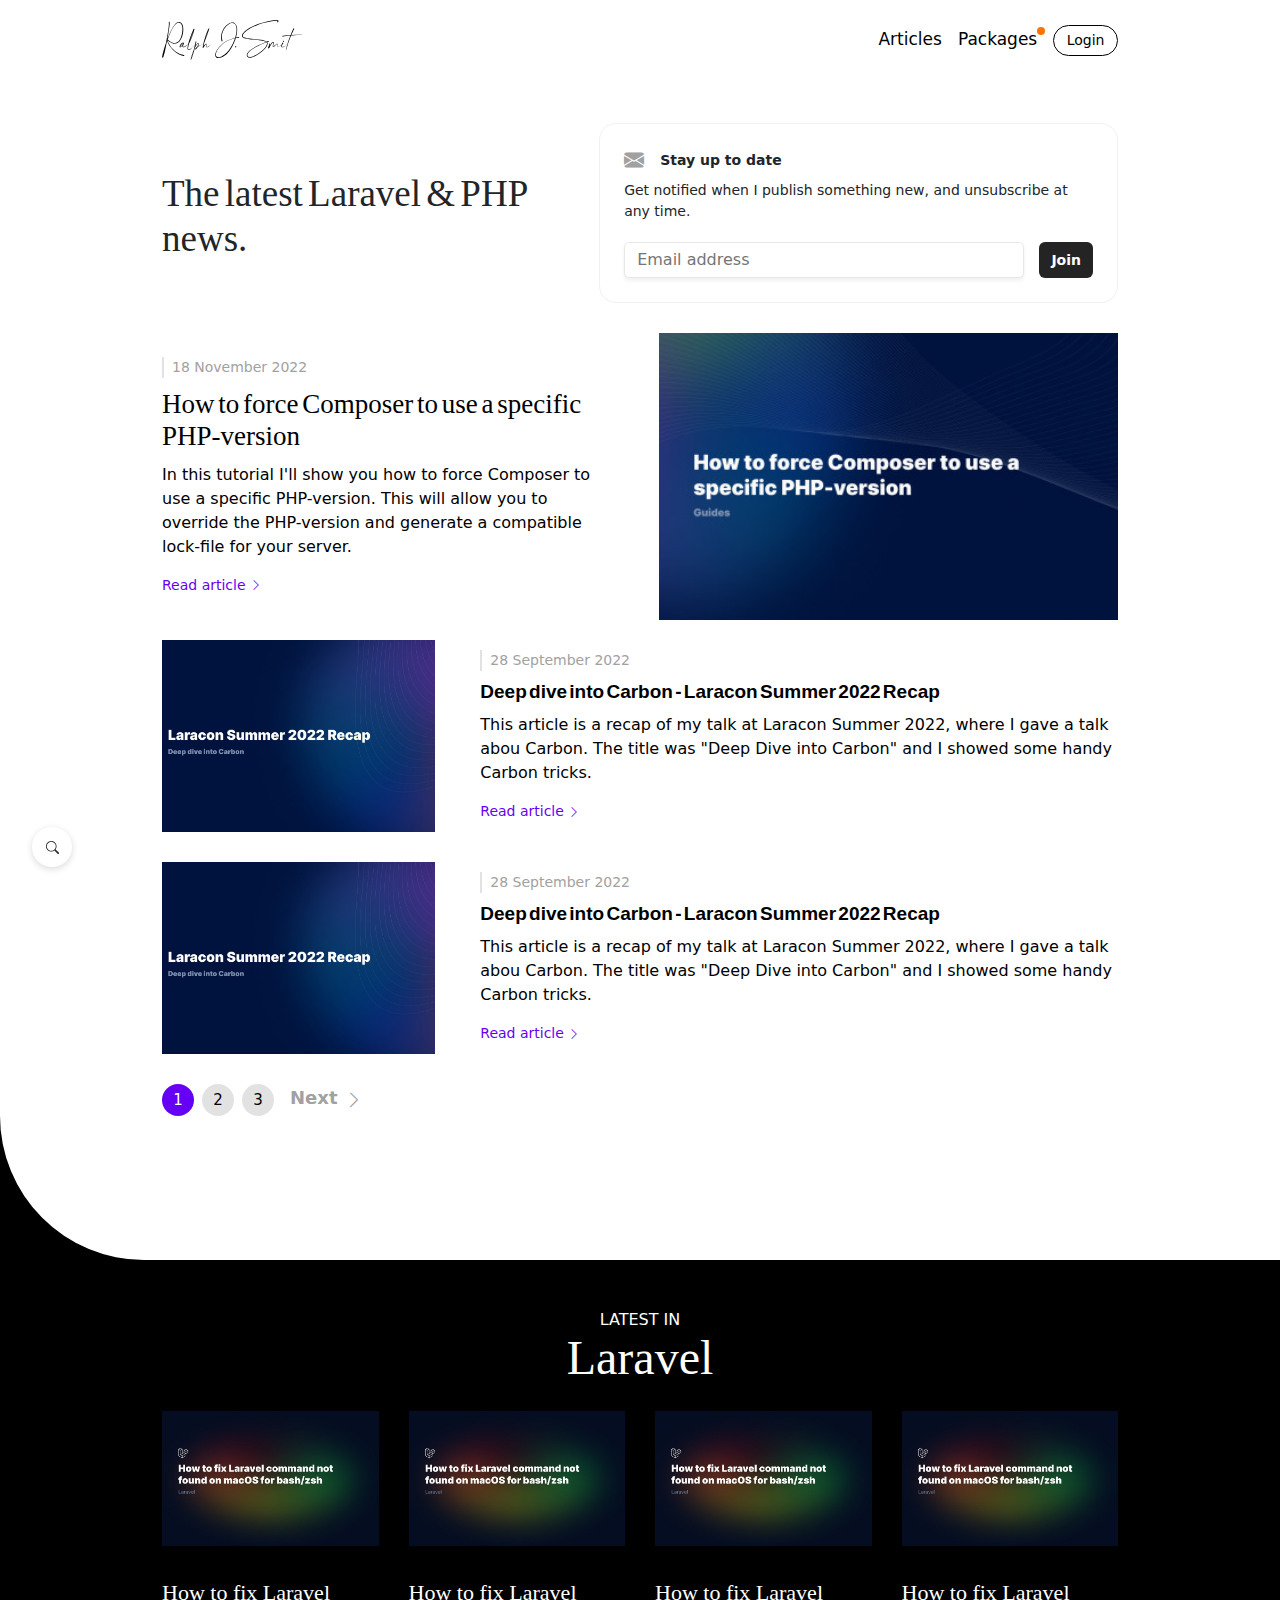
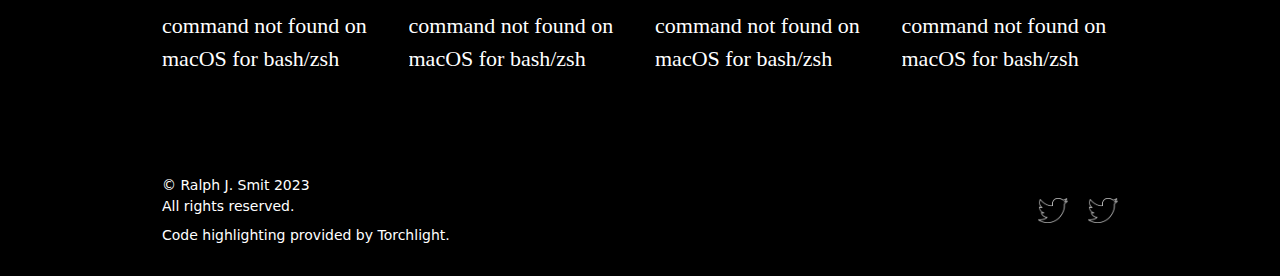
<file: index.html>
<!DOCTYPE html>
<html lang="en">
<head>
  <meta charset="UTF-8">
  <meta http-equiv="X-UA-Compatible" content="IE=edge">
  <meta name="viewport" content="width=device-width, initial-scale=1.0">
  <link rel="icon" href="images/icon.png">
  <link rel="stylesheet" href="https://cdn.jsdelivr.net/npm/bootstrap-icons@1.10.3/font/bootstrap-icons.css">
  <link rel="stylesheet" href="bootstrap/css/bootstrap.min.css">
  <link rel="stylesheet" href="bootstrap/css/bootstrap.css">
  <link rel="stylesheet" href="css/style.css">
  <title>Ralph J. Smit - The missing guides about Larave, PHP & TALL</title>
</head>
<body>
  <div>
    <header class="container">
      <!-- NAV -->
      <nav class="nav align-items-center">
        <div class="singature-svg active">
          <a href="index.html">
            <img src="images/Signature.svg" alt="Ralph J. Smit-logo">
          </a>
          <div class="list-hidden">
            <div class="list-hidden-1"><i class="bi bi-list"></i></div>
            <div class="list-hidden-2"><i class="bi bi-x-lg"></i></div>
          </div>
        </div>
        <div class="art-pack-log active">
          <div class="art-pack-log-1 column-gap-3">
            <ul class="art-pack m-0 p-0">
              <li><a href="content/article.html">Articles</a></li>
              <li class="ball"><a href="">Packages</a></li>
            </ul>
            <a class="login text-decoration-none" href="">
              Login
              <i class="bi bi-arrow-right"></i>
            </a>
          </div>
        </div>
      </nav>

      <!-- SEARCH -->
      <div class="search active fixed-bottom">
        <i class="bi bi-search"></i>
      </div>
      <div class="search-bar active"></div>
      <div class="search-background active">
        <div class="search-bar-relative ">
          <i class="bi bi-search ms-3"></i>
          <input type="text" placeholder="Search posts...">
        </div>
      </div>
    </header>

    <!-- NAVBAR SCROLL -->
    <header class=" d-flex justify-content-center">
      <nav class="nav-scroll align-items-center justify-content-center rounded-3 position-fixed">
        <div class="col-span-2 ">
          <ul class="art-pack m-0 p-0 justify-content-end">
            <li><a href="content/article.html">Articles</a></li>
            <li><a href="">Series</a></li>
          </ul>
        </div>
        <div class="col-span-1">
          <a href="index.html">
            <img src="images/Signature.svg" alt="Ralph J. Smit-logo">
          </a>
        </div>
        <div class="col-span-2">
          <ul class="art-pack d-flex m-0 p-0 justify-content-start">
            <li class="ball"><a href="">Packages</a></li>
            <a class="login text-decoration-none p-0" href="">
              Login
              <i class="bi bi-arrow-right"></i>
            </a>
          </ul>
        </div>
      </nav>
    </header>

    <!-- FORM HIDDEN -->
    <main class="container">
      <div class="hidden align-items-center">
        <div class="h1">
          <h1>The latest Laravel & PHP news.</h1>
        </div>
        <div class="form">
          <form class="p-4 form-hidden">
            <h2 class="d-flex align-items-center">
              <i class="bi bi-envelope-fill"></i>
              <span class="ms-3">Stay up to date</span>
            </h2>
            <p class="mb-3 pb-1">Get notified when I publish something new, and unsubscribe at any time.</p>
            <div class="email">
              <input type="text" placeholder="Email address" required="">
              <button type="submit" >Join</button>
            </div>
          </form>
        </div>
      </div>

      <!-- MAIN ARTICLE -->
      <main class="my-3 py-1">
        <a href="" class="article">
          <div class="article-1">
            <div class="time ps-2" datetime="2022-11-18 9:00:00">18 November 2022</div>
            <h2>How to force Composer to use a specific PHP-version</h2>
            <p>In this tutorial I'll show you how to force Composer to use a specific PHP-version. This will allow you to override the PHP-version and generate a compatible lock-file for your server.</p>
            <div class="read-article">
              Read article
              <i class="bi bi-chevron-right"></i>
            </div>
          </div>
          <div class="article-2">
            <img src="images/article.jpg" alt="">
          </div>
        </a>
      </main>

      <!-- LIST ARTICLE -->
      <div class="list-article">
        <a href="" class="article">
          <div class="article-2">
            <img src="images/article1.jpg" alt="">
          </div>
          <div class="article-1">
            <div class="time ps-2" datetime="2022-11-18 9:00:00">28 September 2022</div>
            <h2>Deep dive into Carbon - Laracon Summer 2022 Recap</h2>
            <p>This article is a recap of my talk at Laracon Summer 2022, where I gave a talk abou Carbon. The title was "Deep Dive into Carbon" and I showed some handy Carbon tricks.</p>
            <div class="read-article">
              Read article
              <i class="bi bi-chevron-right"></i>
            </div>
          </div>
        </a>
        <a href="" class="article">
          <div class="article-2">
            <img src="images/article1.jpg" alt="">
          </div>
          <div class="article-1">
            <div class="time ps-2" datetime="2022-11-18 9:00:00">28 September 2022</div>
            <h2>Deep dive into Carbon - Laracon Summer 2022 Recap</h2>
            <p>This article is a recap of my talk at Laracon Summer 2022, where I gave a talk abou Carbon. The title was "Deep Dive into Carbon" and I showed some handy Carbon tricks.</p>
            <div class="read-article">
              Read article
              <i class="bi bi-chevron-right"></i>
            </div>
          </div>
        </a>
      
        <!-- PREVIOU NEXT -->
        <div class="prev-next d-flex column-gap-2">
          <a href="" class="prev me-2 d-none">
            <div class="chevron d-flex align-items-center"><i class="bi bi-chevron-left"></i></div>
            Prev
          </a>
          <a href="index.html" class="page-number active justify-content-center align-items-center">1</a>
          <a href="page2.html" class="page-number justify-content-center align-items-center">2</a>
          <a href="page3.html" class="page-number justify-content-center align-items-center">3</a>
          <a href="page2.html" class="next ms-2">
            Next
            <div class="chevron d-flex justify-content-end align-items-center"><i class="bi bi-chevron-right"></i></div>
          </a>
        </div>
      </div>
    </main>

    <!-- FOOTER -->
    <footer>
      <div class="w-force">
        <div></div>
      </div>
      <div class="container">
        <div class="footer-head">
          <h4>Latest In</h4>
          <h1>Laravel</h1>
        </div>
        <div class="footer-article mt-4">
          <a href="">
            <div>
              <img src="images/footer1.jpg" alt="">
            </div>
            <h2>How to fix Laravel command not found on macOS for bash/zsh</h2>
          </a>
          <a href="">
            <div>
              <img src="images/footer1.jpg" alt="">
            </div>
            <h2>How to fix Laravel command not found on macOS for bash/zsh</h2>
          </a>
          <a href="">
            <div>
              <img src="images/footer1.jpg" alt="">
            </div>
            <h2>How to fix Laravel command not found on macOS for bash/zsh</h2>
          </a>
          <a href="">
            <div>
              <img src="images/footer1.jpg" alt="">
            </div>
            <h2>How to fix Laravel command not found on macOS for bash/zsh</h2>
          </a>
        </div>
        <div class="copy-right">
          <div class="©">
            <span class="d-flex mb-2"> © Ralph J. Smit 2023 <br> All rights reserved.</span>
            <span>Code highlighting provided by <a href="">Torchlight.</a></span>
          </div>
          <div class="twitter-git">
            <a href=""><img src="images/twitter.png" alt=""></a>
            <a href=""><img src="images/twitter.png" alt=""></a>
          </div>
        </div>
      </div>
    </footer>
  </div>

  <script src="bootstrap/js/bootstrap.bundle.min.js"></script>
  <script src="bootstrap/js/bootstrap.bundle.js"></script>
  <script src="js/script.js"></script>
</body>
</html>
</file>
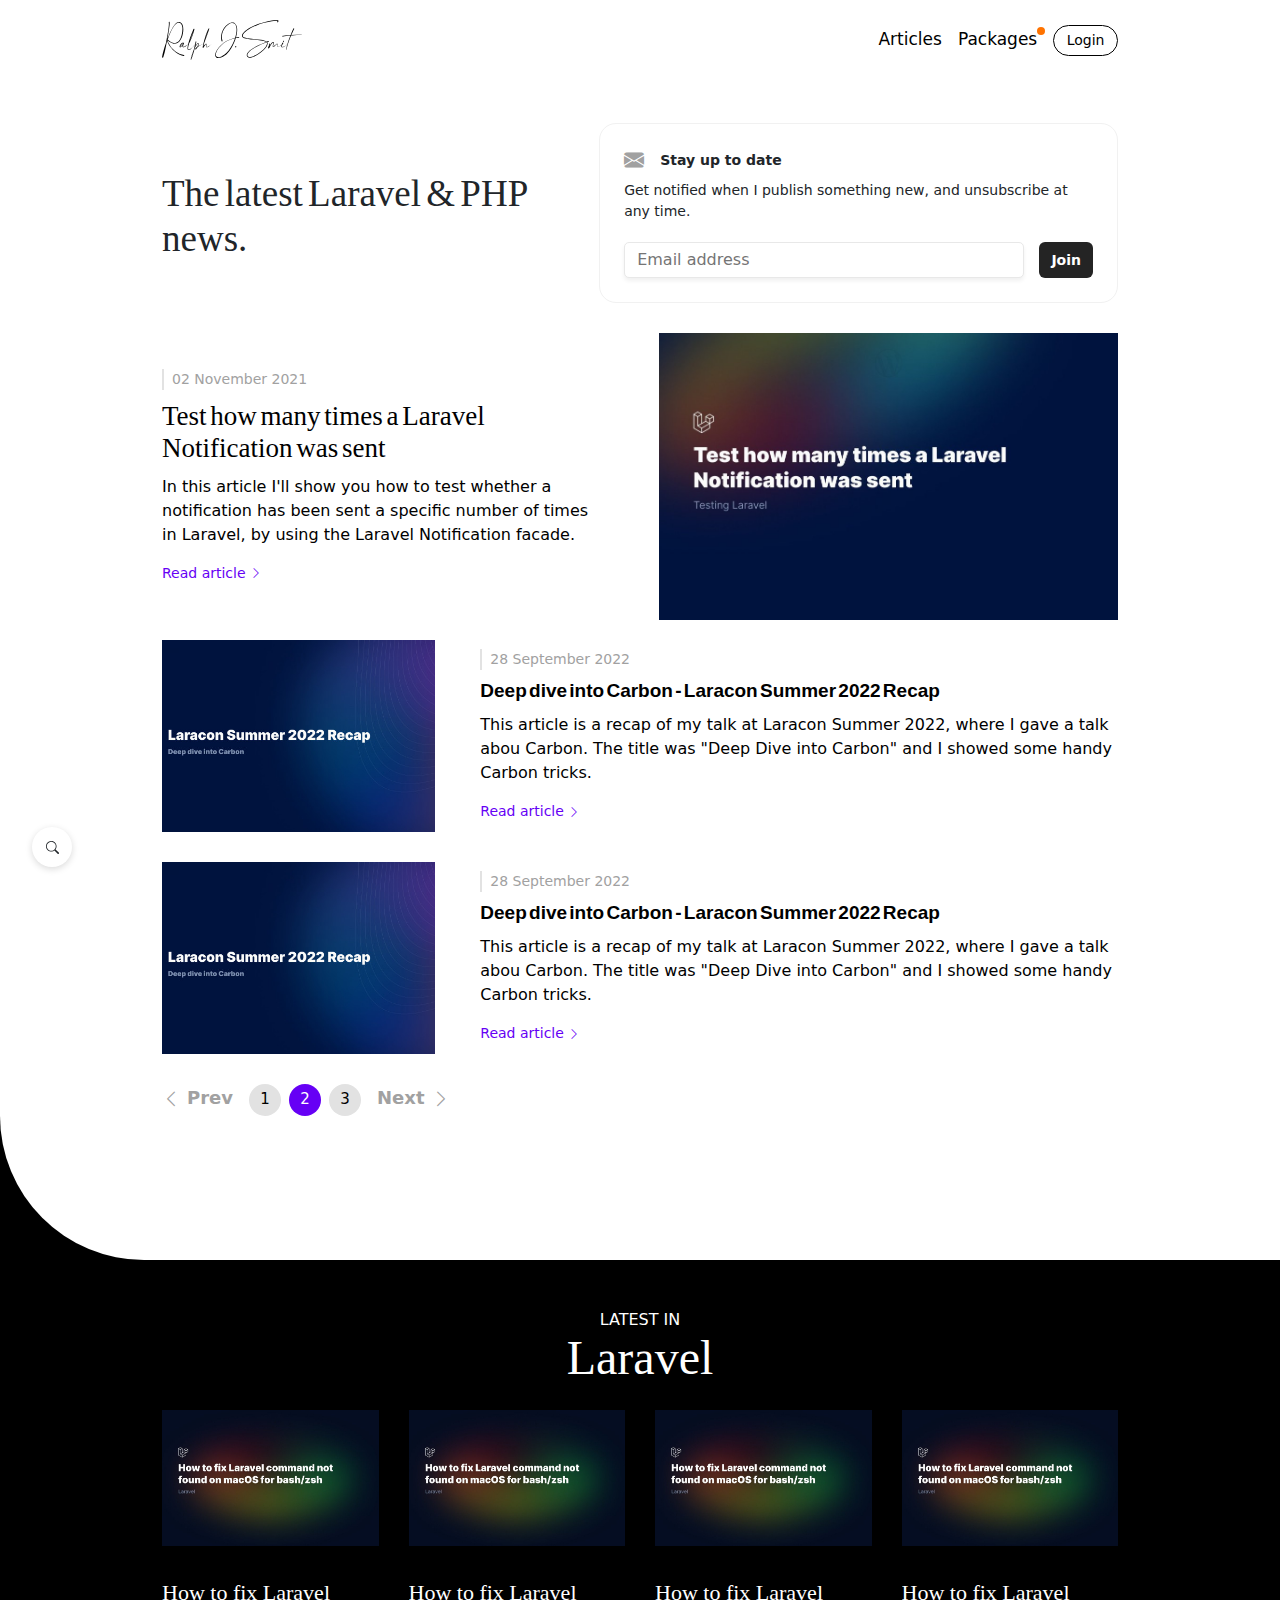
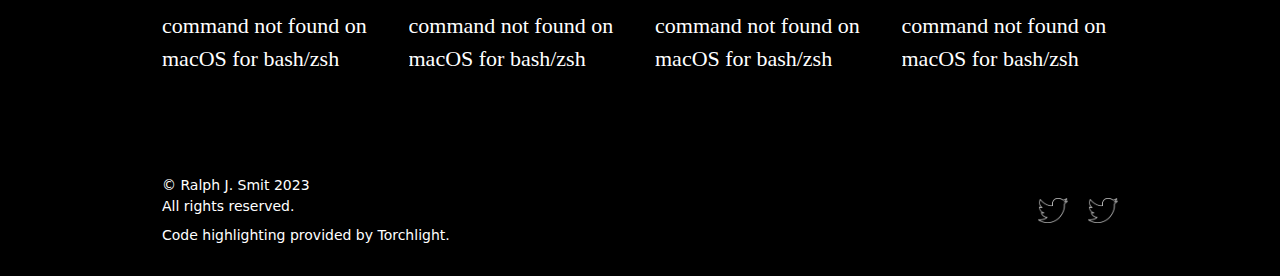
<file: page2.html>
<!DOCTYPE html>
<html lang="en">
<head>
  <meta charset="UTF-8">
  <meta http-equiv="X-UA-Compatible" content="IE=edge">
  <meta name="viewport" content="width=device-width, initial-scale=1.0">
  <link rel="icon" href="images/icon.png">
  <link rel="stylesheet" href="https://cdn.jsdelivr.net/npm/bootstrap-icons@1.10.3/font/bootstrap-icons.css">
  <link rel="stylesheet" href="https://cdn.jsdelivr.net/npm/bootstrap@5.3.0-alpha1/dist/css/bootstrap.min.css">
  <link rel="stylesheet" href="css/style.css">
  <title>Ralph J. Smit - The missing guides about Larave, PHP & TALL</title>
</head>
<body>
  <div>
    <header class="container">
      <!-- NAV -->
      <nav class="nav align-items-center">
        <div class="singature-svg active">
          <a href="index.html">
            <img src="images/Signature.svg" alt="Ralph J. Smit-logo">
          </a>
          <div class="list-hidden">
            <div class="list-hidden-1"><i class="bi bi-list"></i></div>
            <div class="list-hidden-2"><i class="bi bi-x-lg"></i></div>
          </div>
        </div>
        <div class="art-pack-log active">
          <div class="art-pack-log-1 column-gap-3">
            <ul class="art-pack m-0 p-0">
              <li><a href="">Articles</a></li>
              <li class="ball"><a href="">Packages</a></li>
            </ul>
            <a class="login text-decoration-none" href="">
              Login
              <i class="bi bi-arrow-right"></i>
            </a>
          </div>
        </div>
      </nav>

      <!-- SEARCH -->
      <div class="search active fixed-bottom">
        <i class="bi bi-search"></i>
      </div>
      <div class="search-bar active"></div>
      <div class="search-background active">
        <div class="search-bar-relative ">
          <i class="bi bi-search ms-3"></i>
          <input type="text" placeholder="Search posts...">
        </div>
      </div>
    </header>

    <!-- NAVBAR SCROLL -->
    <header class=" d-flex justify-content-center">
      <nav class="nav-scroll align-items-center justify-content-center rounded-3 position-fixed">
        <div class="col-span-2 ">
          <ul class="art-pack m-0 p-0 justify-content-end">
            <li><a href="">Articles</a></li>
            <li><a href="">Series</a></li>
          </ul>
        </div>
        <div class="col-span-1">
          <a href="index.html">
            <img src="images/Signature.svg" alt="Ralph J. Smit-logo">
          </a>
        </div>
        <div class="col-span-2">
          <ul class="art-pack d-flex m-0 p-0 justify-content-start">
            <li class="ball"><a href="">Packages</a></li>
            <a class="login text-decoration-none p-0" href="">
              Login
              <i class="bi bi-arrow-right"></i>
            </a>
          </ul>
        </div>
      </nav>
    </header>

    <!-- FORM HIDDEN -->
    <main class="container">
      <div class="hidden align-items-center">
        <div class="h1">
          <h1>The latest Laravel & PHP news.</h1>
        </div>
        <div class="form">
          <form class="p-4 form-hidden">
            <h2 class="d-flex align-items-center">
              <i class="bi bi-envelope-fill"></i>
              <span class="ms-3">Stay up to date</span>
            </h2>
            <p class="mb-3 pb-1">Get notified when I publish something new, and unsubscribe at any time.</p>
            <div class="email">
              <input type="text" placeholder="Email address" required="">
              <button type="submit" >Join</button>
            </div>
          </form>
        </div>
      </div>

      <!-- MAIN ARTICLE -->
      <main class="my-3 py-1">
        <a href="" class="article">
          <div class="article-1">
            <div class="time ps-2" datetime="2022-11-18 9:00:00">02 November 2021</div>
            <h2>Test how many times a Laravel Notification was sent</h2>
            <p>In this article I'll show you how to test whether a notification has been sent a specific number of times in Laravel, by using the Laravel Notification facade.</p>
            <div class="read-article">
              Read article
              <i class="bi bi-chevron-right"></i>
            </div>
          </div>
          <div class="article-2">
            <img src="images/article-page2.jpg" alt="">
          </div>
        </a>
      </main>

      <!-- LIST ARTICLE -->
      <div class="list-article">
        <a href="" class="article">
          <div class="article-2">
            <img src="images/article1.jpg" alt="">
          </div>
          <div class="article-1">
            <div class="time ps-2" datetime="2022-11-18 9:00:00">28 September 2022</div>
            <h2>Deep dive into Carbon - Laracon Summer 2022 Recap</h2>
            <p>This article is a recap of my talk at Laracon Summer 2022, where I gave a talk abou Carbon. The title was "Deep Dive into Carbon" and I showed some handy Carbon tricks.</p>
            <div class="read-article">
              Read article
              <i class="bi bi-chevron-right"></i>
            </div>
          </div>
        </a>
        <a href="" class="article">
          <div class="article-2">
            <img src="images/article1.jpg" alt="">
          </div>
          <div class="article-1">
            <div class="time ps-2" datetime="2022-11-18 9:00:00">28 September 2022</div>
            <h2>Deep dive into Carbon - Laracon Summer 2022 Recap</h2>
            <p>This article is a recap of my talk at Laracon Summer 2022, where I gave a talk abou Carbon. The title was "Deep Dive into Carbon" and I showed some handy Carbon tricks.</p>
            <div class="read-article">
              Read article
              <i class="bi bi-chevron-right"></i>
            </div>
          </div>
        </a>
      
        <!-- PREVIOU NEXT -->
        <div class="prev-next d-flex column-gap-2">
          <a href="index.html" class="prev me-2 ">
            <div class="chevron d-flex align-items-center"><i class="bi bi-chevron-left"></i></div>
            Prev
          </a>
          <a href="index.html" class="page-number justify-content-center align-items-center">1</a>
          <a href="page2.html" class="page-number active justify-content-center align-items-center">2</a>
          <a href="page3.html" class="page-number justify-content-center align-items-center">3</a>
          <a href="page3.html" class="next ms-2">
            Next
            <div class="chevron d-flex justify-content-end align-items-center"><i class="bi bi-chevron-right"></i></div>
          </a>
        </div>
      </div>
    </main>
        <!-- FOOTER -->
        <footer>
          <div class="w-force">
            <div></div>
          </div>
          <div class="container">
            <div class="footer-head">
              <h4>Latest In</h4>
              <h1>Laravel</h1>
            </div>
            <div class="footer-article mt-4">
              <a href="">
                <div>
                  <img src="images/footer1.jpg" alt="">
                </div>
                <h2>How to fix Laravel command not found on macOS for bash/zsh</h2>
              </a>
              <a href="">
                <div>
                  <img src="images/footer1.jpg" alt="">
                </div>
                <h2>How to fix Laravel command not found on macOS for bash/zsh</h2>
              </a>
              <a href="">
                <div>
                  <img src="images/footer1.jpg" alt="">
                </div>
                <h2>How to fix Laravel command not found on macOS for bash/zsh</h2>
              </a>
              <a href="">
                <div>
                  <img src="images/footer1.jpg" alt="">
                </div>
                <h2>How to fix Laravel command not found on macOS for bash/zsh</h2>
              </a>
            </div>
            <div class="copy-right">
              <div class="©">
                <span class="d-flex mb-2"> © Ralph J. Smit 2023 <br> All rights reserved.</span>
                <span>Code highlighting provided by <a href="">Torchlight.</a></span>
              </div>
              <div class="twitter-git">
                <a href=""><img src="images/twitter.png" alt=""></a>
                <a href=""><img src="images/twitter.png" alt=""></a>
              </div>
            </div>
          </div>
        </footer>
        
  </div>

  <script src="https://cdn.jsdelivr.net/npm/bootstrap@5.3.0-alpha1/dist/js/bootstrap.bundle.min.js"></script>
  <script src="https://code.jquery.com/jquery-3.6.3.js"></script>
  <script src="js/script.js"></script>
</body>
</html>
</file>
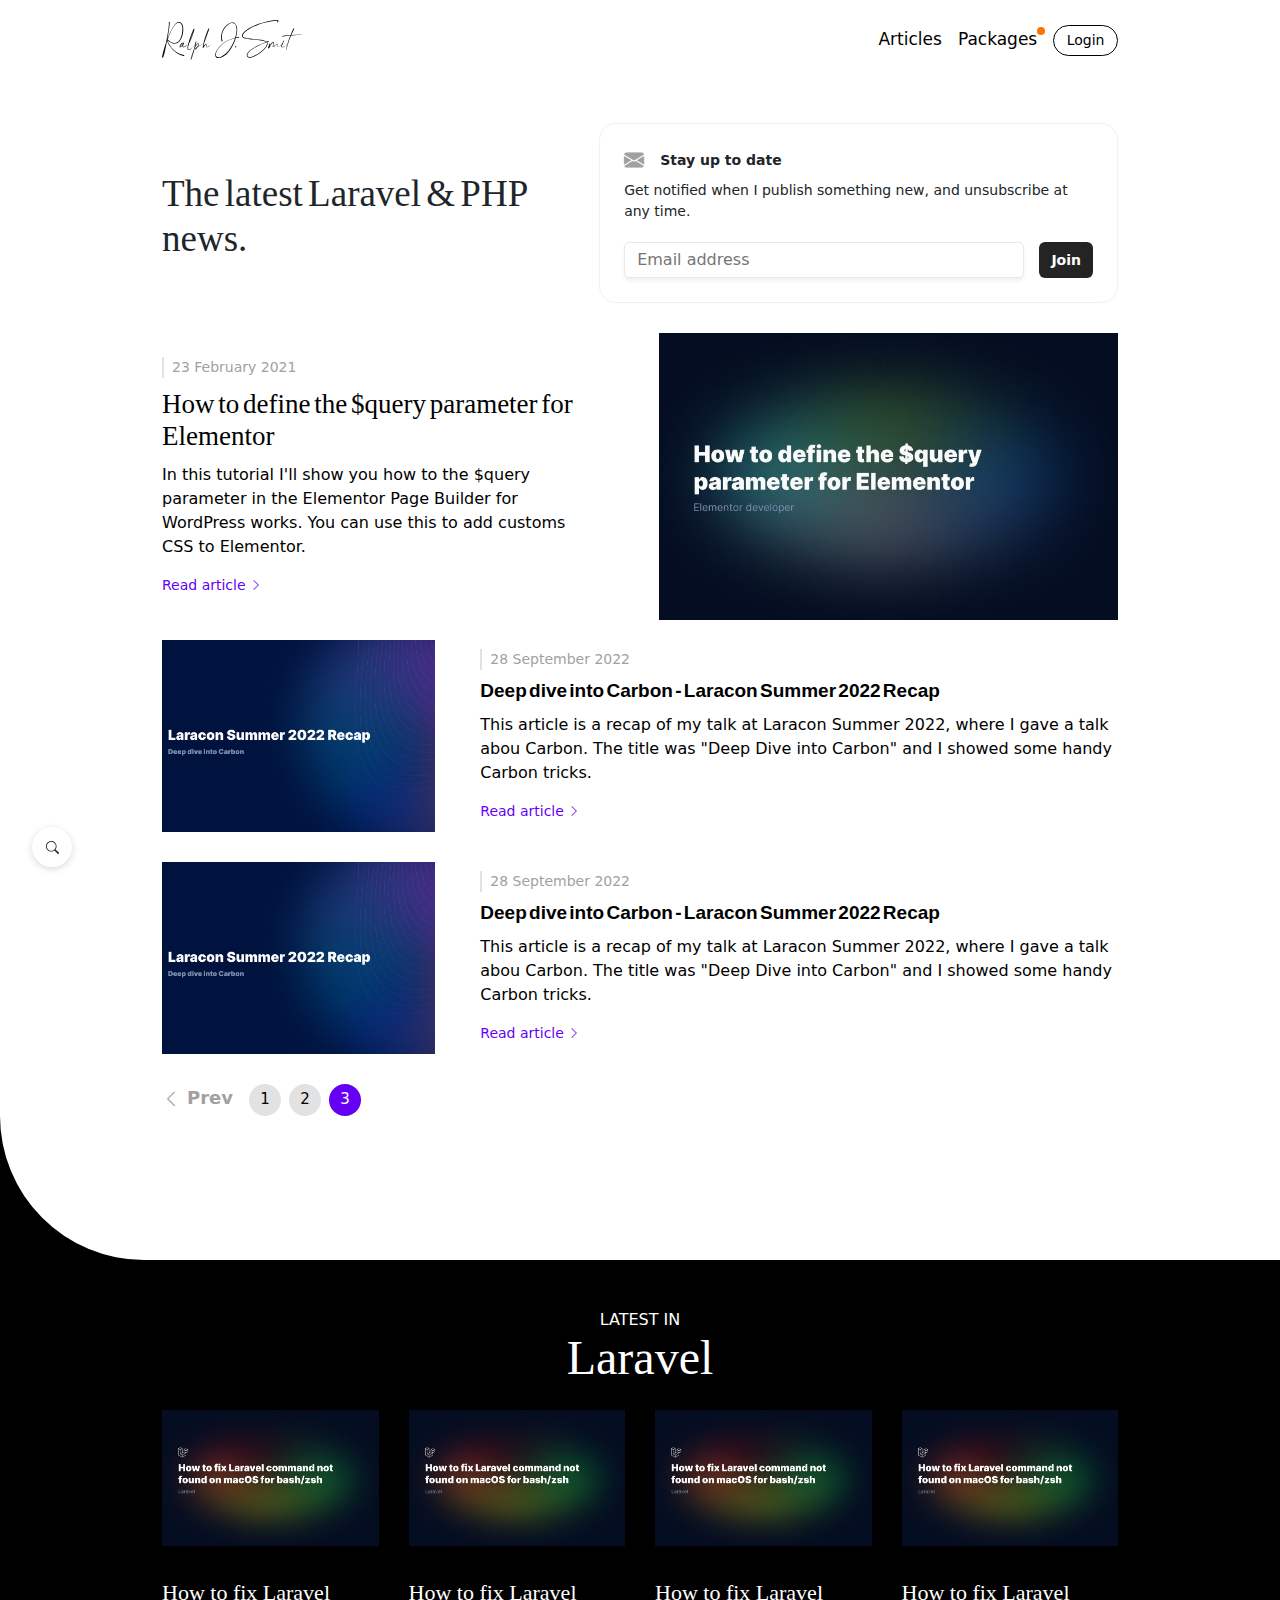
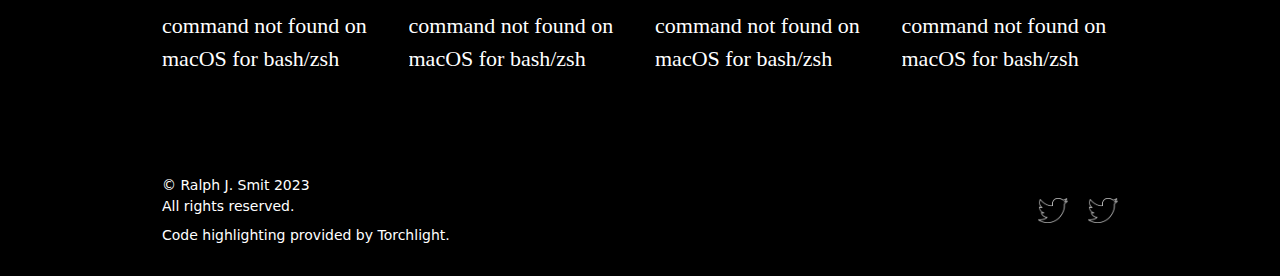
<file: page3.html>
<!DOCTYPE html>
<html lang="en">
<head>
  <meta charset="UTF-8">
  <meta http-equiv="X-UA-Compatible" content="IE=edge">
  <meta name="viewport" content="width=device-width, initial-scale=1.0">
  <link rel="icon" href="images/icon.png">
  <link rel="stylesheet" href="https://cdn.jsdelivr.net/npm/bootstrap-icons@1.10.3/font/bootstrap-icons.css">
  <link rel="stylesheet" href="https://cdn.jsdelivr.net/npm/bootstrap@5.3.0-alpha1/dist/css/bootstrap.min.css">
  <link rel="stylesheet" href="css/style.css">
  <title>Ralph J. Smit - The missing guides about Larave, PHP & TALL</title>
</head>
<body>
  <div>
    <header class="container">
      <!-- NAV -->
      <nav class="nav align-items-center">
        <div class="singature-svg active">
          <a href="index.html">
            <img src="images/Signature.svg" alt="Ralph J. Smit-logo">
          </a>
          <div class="list-hidden">
            <div class="list-hidden-1"><i class="bi bi-list"></i></div>
            <div class="list-hidden-2"><i class="bi bi-x-lg"></i></div>
          </div>
        </div>
        <div class="art-pack-log active">
          <div class="art-pack-log-1 column-gap-3">
            <ul class="art-pack m-0 p-0">
              <li><a href="">Articles</a></li>
              <li class="ball"><a href="">Packages</a></li>
            </ul>
            <a class="login text-decoration-none" href="">
              Login
              <i class="bi bi-arrow-right"></i>
            </a>
          </div>
        </div>
      </nav>

      <!-- SEARCH -->
      <div class="search active fixed-bottom">
        <i class="bi bi-search"></i>
      </div>
      <div class="search-bar active"></div>
      <div class="search-background active">
        <div class="search-bar-relative ">
          <i class="bi bi-search ms-3"></i>
          <input type="text" placeholder="Search posts...">
        </div>
      </div>
    </header>

    <!-- NAVBAR SCROLL -->
    <header class=" d-flex justify-content-center">
      <nav class="nav-scroll align-items-center justify-content-center rounded-3 position-fixed">
        <div class="col-span-2 ">
          <ul class="art-pack m-0 p-0 justify-content-end">
            <li><a href="">Articles</a></li>
            <li><a href="">Series</a></li>
          </ul>
        </div>
        <div class="col-span-1">
          <a href="index.html">
            <img src="images/Signature.svg" alt="Ralph J. Smit-logo">
          </a>
        </div>
        <div class="col-span-2">
          <ul class="art-pack d-flex m-0 p-0 justify-content-start">
            <li class="ball"><a href="">Packages</a></li>
            <a class="login text-decoration-none p-0" href="">
              Login
              <i class="bi bi-arrow-right"></i>
            </a>
          </ul>
        </div>
      </nav>
    </header>

    <!-- FORM HIDDEN -->
    <main class="container">
      <div class="hidden align-items-center">
        <div class="h1">
          <h1>The latest Laravel & PHP news.</h1>
        </div>
        <div class="form">
          <form class="p-4 form-hidden">
            <h2 class="d-flex align-items-center">
              <i class="bi bi-envelope-fill"></i>
              <span class="ms-3">Stay up to date</span>
            </h2>
            <p class="mb-3 pb-1">Get notified when I publish something new, and unsubscribe at any time.</p>
            <div class="email">
              <input type="text" placeholder="Email address" required="">
              <button type="submit" >Join</button>
            </div>
          </form>
        </div>
      </div>

      <!-- MAIN ARTICLE -->
      <main class="my-3 py-1">
        <a href="" class="article">
          <div class="article-1">
            <div class="time ps-2" datetime="2022-11-18 9:00:00">23 February 2021</div>
            <h2>How to define the $query parameter for Elementor</h2>
            <p>In this tutorial I'll show you how to the $query parameter in the Elementor Page Builder for WordPress works. You can use this to add customs CSS to Elementor.</p>
            <div class="read-article">
              Read article
              <i class="bi bi-chevron-right"></i>
            </div>
          </div>
          <div class="article-2">
            <img src="images/article-page3.jpg" alt="">
          </div>
        </a>
      </main>

      <!-- LIST ARTICLE -->
      <div class="list-article">
        <a href="" class="article">
          <div class="article-2">
            <img src="images/article1.jpg" alt="">
          </div>
          <div class="article-1">
            <div class="time ps-2" datetime="2022-11-18 9:00:00">28 September 2022</div>
            <h2>Deep dive into Carbon - Laracon Summer 2022 Recap</h2>
            <p>This article is a recap of my talk at Laracon Summer 2022, where I gave a talk abou Carbon. The title was "Deep Dive into Carbon" and I showed some handy Carbon tricks.</p>
            <div class="read-article">
              Read article
              <i class="bi bi-chevron-right"></i>
            </div>
          </div>
        </a>
        <a href="" class="article">
          <div class="article-2">
            <img src="images/article1.jpg" alt="">
          </div>
          <div class="article-1">
            <div class="time ps-2" datetime="2022-11-18 9:00:00">28 September 2022</div>
            <h2>Deep dive into Carbon - Laracon Summer 2022 Recap</h2>
            <p>This article is a recap of my talk at Laracon Summer 2022, where I gave a talk abou Carbon. The title was "Deep Dive into Carbon" and I showed some handy Carbon tricks.</p>
            <div class="read-article">
              Read article
              <i class="bi bi-chevron-right"></i>
            </div>
          </div>
        </a>
      
        <!-- PREVIOU NEXT -->
        <div class="prev-next d-flex column-gap-2">
          <a href="page2.html" class="prev me-2">
            <div class="chevron d-flex align-items-center"><i class="bi bi-chevron-left"></i></div>
            Prev
          </a>
          <a href="index.html" class="page-number justify-content-center align-items-center">1</a>
          <a href="page2.html" class="page-number justify-content-center align-items-center">2</a>
          <a href="page3.html" class="page-number active justify-content-center align-items-center">3</a>
          <a href="#" class="next ms-2 d-none">
            Next
            <div class="chevron d-flex justify-content-end align-items-center"><i class="bi bi-chevron-right"></i></div>
          </a>
        </div>
      </div>
    </main>
        <!-- FOOTER -->
        <footer>
          <div class="w-force">
            <div></div>
          </div>
          <div class="container">
            <div class="footer-head">
              <h4>Latest In</h4>
              <h1>Laravel</h1>
            </div>
            <div class="footer-article mt-4">
              <a href="">
                <div>
                  <img src="images/footer1.jpg" alt="">
                </div>
                <h2>How to fix Laravel command not found on macOS for bash/zsh</h2>
              </a>
              <a href="">
                <div>
                  <img src="images/footer1.jpg" alt="">
                </div>
                <h2>How to fix Laravel command not found on macOS for bash/zsh</h2>
              </a>
              <a href="">
                <div>
                  <img src="images/footer1.jpg" alt="">
                </div>
                <h2>How to fix Laravel command not found on macOS for bash/zsh</h2>
              </a>
              <a href="">
                <div>
                  <img src="images/footer1.jpg" alt="">
                </div>
                <h2>How to fix Laravel command not found on macOS for bash/zsh</h2>
              </a>
            </div>
            <div class="copy-right">
              <div class="©">
                <span class="d-flex mb-2"> © Ralph J. Smit 2023 <br> All rights reserved.</span>
                <span>Code highlighting provided by <a href="">Torchlight.</a></span>
              </div>
              <div class="twitter-git">
                <a href=""><img src="images/twitter.png" alt=""></a>
                <a href=""><img src="images/twitter.png" alt=""></a>
              </div>
            </div>
          </div>
        </footer>
      </div>

  <script src="https://code.jquery.com/jquery-3.4.1.js"></script>
  <script src="https://cdn.jsdelivr.net/npm/bootstrap@5.3.0-alpha1/dist/js/bootstrap.bundle.min.js"></script>
  <script src="js/script.js"></script>
</body>
</html>
</file>
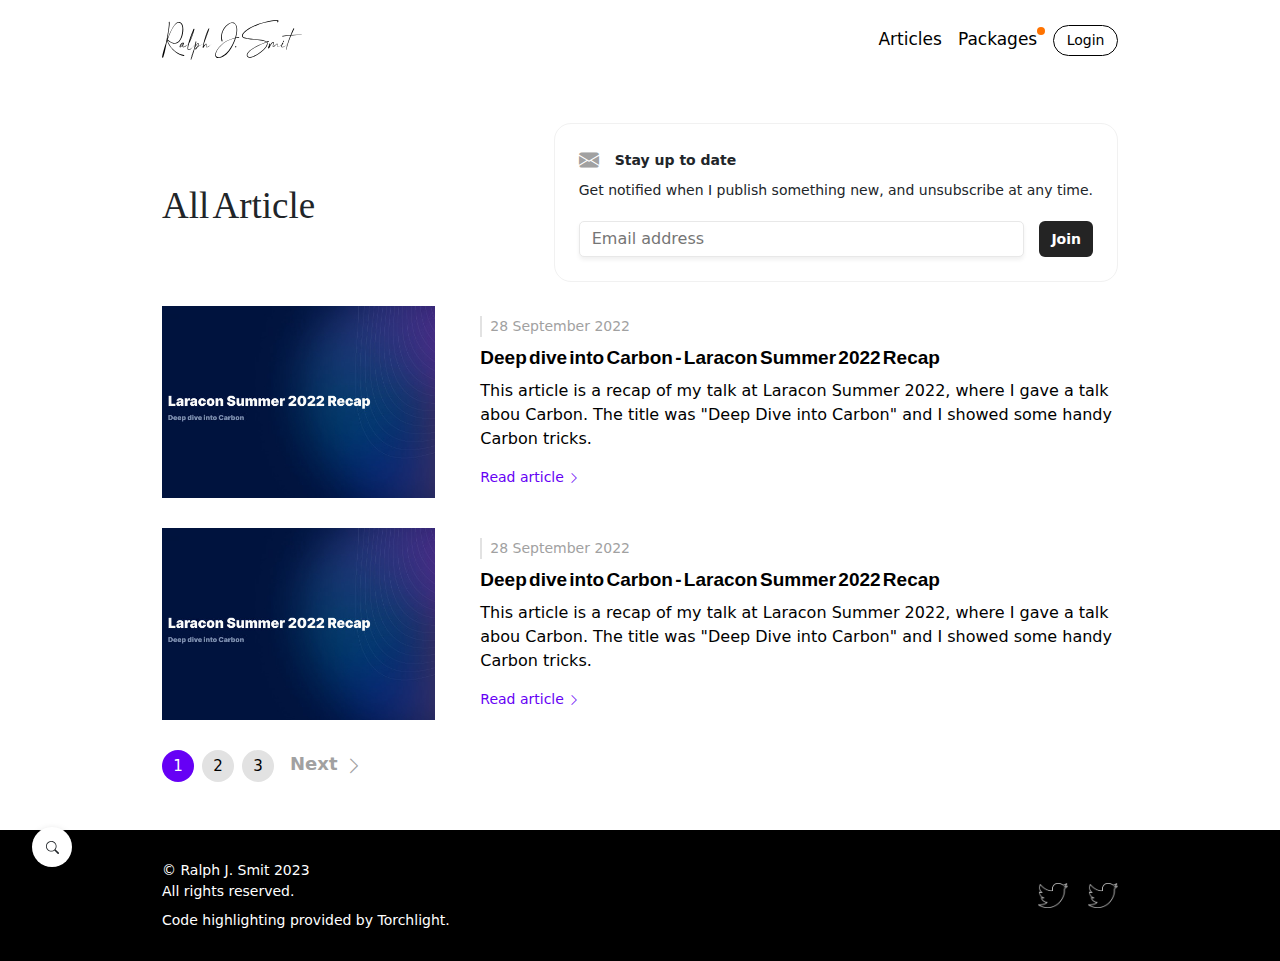
<file: content/article.html>
<!DOCTYPE html>
<html lang="en">
<head>
  <meta charset="UTF-8">
  <meta http-equiv="X-UA-Compatible" content="IE=edge">
  <meta name="viewport" content="width=device-width, initial-scale=1.0">
  <link rel="icon" href="../images/icon.png">
  <link rel="stylesheet" href="https://cdn.jsdelivr.net/npm/bootstrap-icons@1.10.3/font/bootstrap-icons.css">
  <link rel="stylesheet" href="../bootstrap/css/bootstrap.min.css">
  <link rel="stylesheet" href="../bootstrap/css/bootstrap.css">
  <link rel="stylesheet" href="../css/style.css">
  <title>Articles | RJS</title>
</head>
<body>
  <div>
    <header class="container">
      <!-- NAV -->
      <nav class="nav align-items-center">
        <div class="singature-svg active">
          <a href="../index.html">
            <img src="../images/Signature.svg" alt="Ralph J. Smit-logo">
          </a>
          <div class="list-hidden">
            <div class="list-hidden-1"><i class="bi bi-list"></i></div>
            <div class="list-hidden-2"><i class="bi bi-x-lg"></i></div>
          </div>
        </div>
        <div class="art-pack-log active">
          <div class="art-pack-log-1 column-gap-3">
            <ul class="art-pack m-0 p-0">
              <li><a href="article.html">Articles</a></li>
              <li class="ball"><a href="">Packages</a></li>
            </ul>
            <a class="login text-decoration-none" href="">
              Login
              <i class="bi bi-arrow-right"></i>
            </a>
          </div>
        </div>
      </nav>

      <!-- SEARCH -->
      <div class="search active fixed-bottom">
        <i class="bi bi-search"></i>
      </div>
      <div class="search-bar active"></div>
      <div class="search-background active">
        <div class="search-bar-relative ">
          <i class="bi bi-search ms-3"></i>
          <input type="text" placeholder="Search posts...">
        </div>
      </div>
    </header>

    <!-- NAVBAR SCROLL -->
    <header class=" d-flex justify-content-center">
      <nav class="nav-scroll align-items-center justify-content-center rounded-3 position-fixed">
        <div class="col-span-2 ">
          <ul class="art-pack m-0 p-0 justify-content-end">
            <li><a href="article.html">Articles</a></li>
            <li><a href="">Series</a></li>
          </ul>
        </div>
        <div class="col-span-1">
          <a href="../index.html">
            <img src="../images/Signature.svg" alt="Ralph J. Smit-logo">
          </a>
        </div>
        <div class="col-span-2">
          <ul class="art-pack d-flex m-0 p-0 justify-content-start">
            <li class="ball"><a href="">Packages</a></li>
            <a class="login text-decoration-none p-0" href="">
              Login
              <i class="bi bi-arrow-right"></i>
            </a>
          </ul>
        </div>
      </nav>
    </header>

    <!-- FORM HIDDEN -->
    <main class="container">
      <div class="hidden align-items-center">
        <div class="h1">
          <h1>All Article</h1>
        </div>
        <div class="form">
          <form class="p-4 form-hidden">
            <h2 class="d-flex align-items-center">
              <i class="bi bi-envelope-fill"></i>
              <span class="ms-3">Stay up to date</span>
            </h2>
            <p class="mb-3 pb-1">Get notified when I publish something new, and unsubscribe at any time.</p>
            <div class="email">
              <input type="text" placeholder="Email address" required="">
              <button type="submit" >Join</button>
            </div>
          </form>
        </div>
      </div>

      <!-- LIST ARTICLE -->
      <div class="list-article mt-4">
        <a href="" class="article">
          <div class="article-2">
            <img src="../images/article1.jpg" alt="">
          </div>
          <div class="article-1">
            <div class="time ps-2" datetime="2022-11-18 9:00:00">28 September 2022</div>
            <h2>Deep dive into Carbon - Laracon Summer 2022 Recap</h2>
            <p>This article is a recap of my talk at Laracon Summer 2022, where I gave a talk abou Carbon. The title was "Deep Dive into Carbon" and I showed some handy Carbon tricks.</p>
            <div class="read-article">
              Read article
              <i class="bi bi-chevron-right"></i>
            </div>
          </div>
        </a>
        <a href="" class="article">
          <div class="article-2">
            <img src="../images/article1.jpg" alt="">
          </div>
          <div class="article-1">
            <div class="time ps-2" datetime="2022-11-18 9:00:00">28 September 2022</div>
            <h2>Deep dive into Carbon - Laracon Summer 2022 Recap</h2>
            <p>This article is a recap of my talk at Laracon Summer 2022, where I gave a talk abou Carbon. The title was "Deep Dive into Carbon" and I showed some handy Carbon tricks.</p>
            <div class="read-article">
              Read article
              <i class="bi bi-chevron-right"></i>
            </div>
          </div>
        </a>
      
        <!-- PREVIOU NEXT -->
        <div class="prev-next d-flex column-gap-2">
          <a href="" class="prev me-2 d-none">
            <div class="chevron d-flex align-items-center"><i class="bi bi-chevron-left"></i></div>
            Prev
          </a>
          <a href="" class="page-number active justify-content-center align-items-center">1</a>
          <a href="" class="page-number justify-content-center align-items-center">2</a>
          <a href="" class="page-number justify-content-center align-items-center">3</a>
          <a href="" class="next ms-2">
            Next
            <div class="chevron d-flex justify-content-end align-items-center"><i class="bi bi-chevron-right"></i></div>
          </a>
        </div>
      </div>
    </main>

    <!-- FOOTER -->
    <footer>
      <div class="container">
        <div class="copy-right mt-5">
          <div class="©">
            <span class="d-flex mb-2"> © Ralph J. Smit 2023 <br> All rights reserved.</span>
            <span>Code highlighting provided by <a href="">Torchlight.</a></span>
          </div>
          <div class="twitter-git">
            <a href=""><img src="../images/twitter.png" alt=""></a>
            <a href=""><img src="../images/twitter.png" alt=""></a>
          </div>
        </div>
      </div>
    </footer>
  </div>

  <script src="../bootstrap/js/bootstrap.bundle.min.js"></script>
  <script src="../bootstrap/js/bootstrap.bundle.js"></script>
  <script src="../js/script.js"></script>
</body>
</html>
</file>
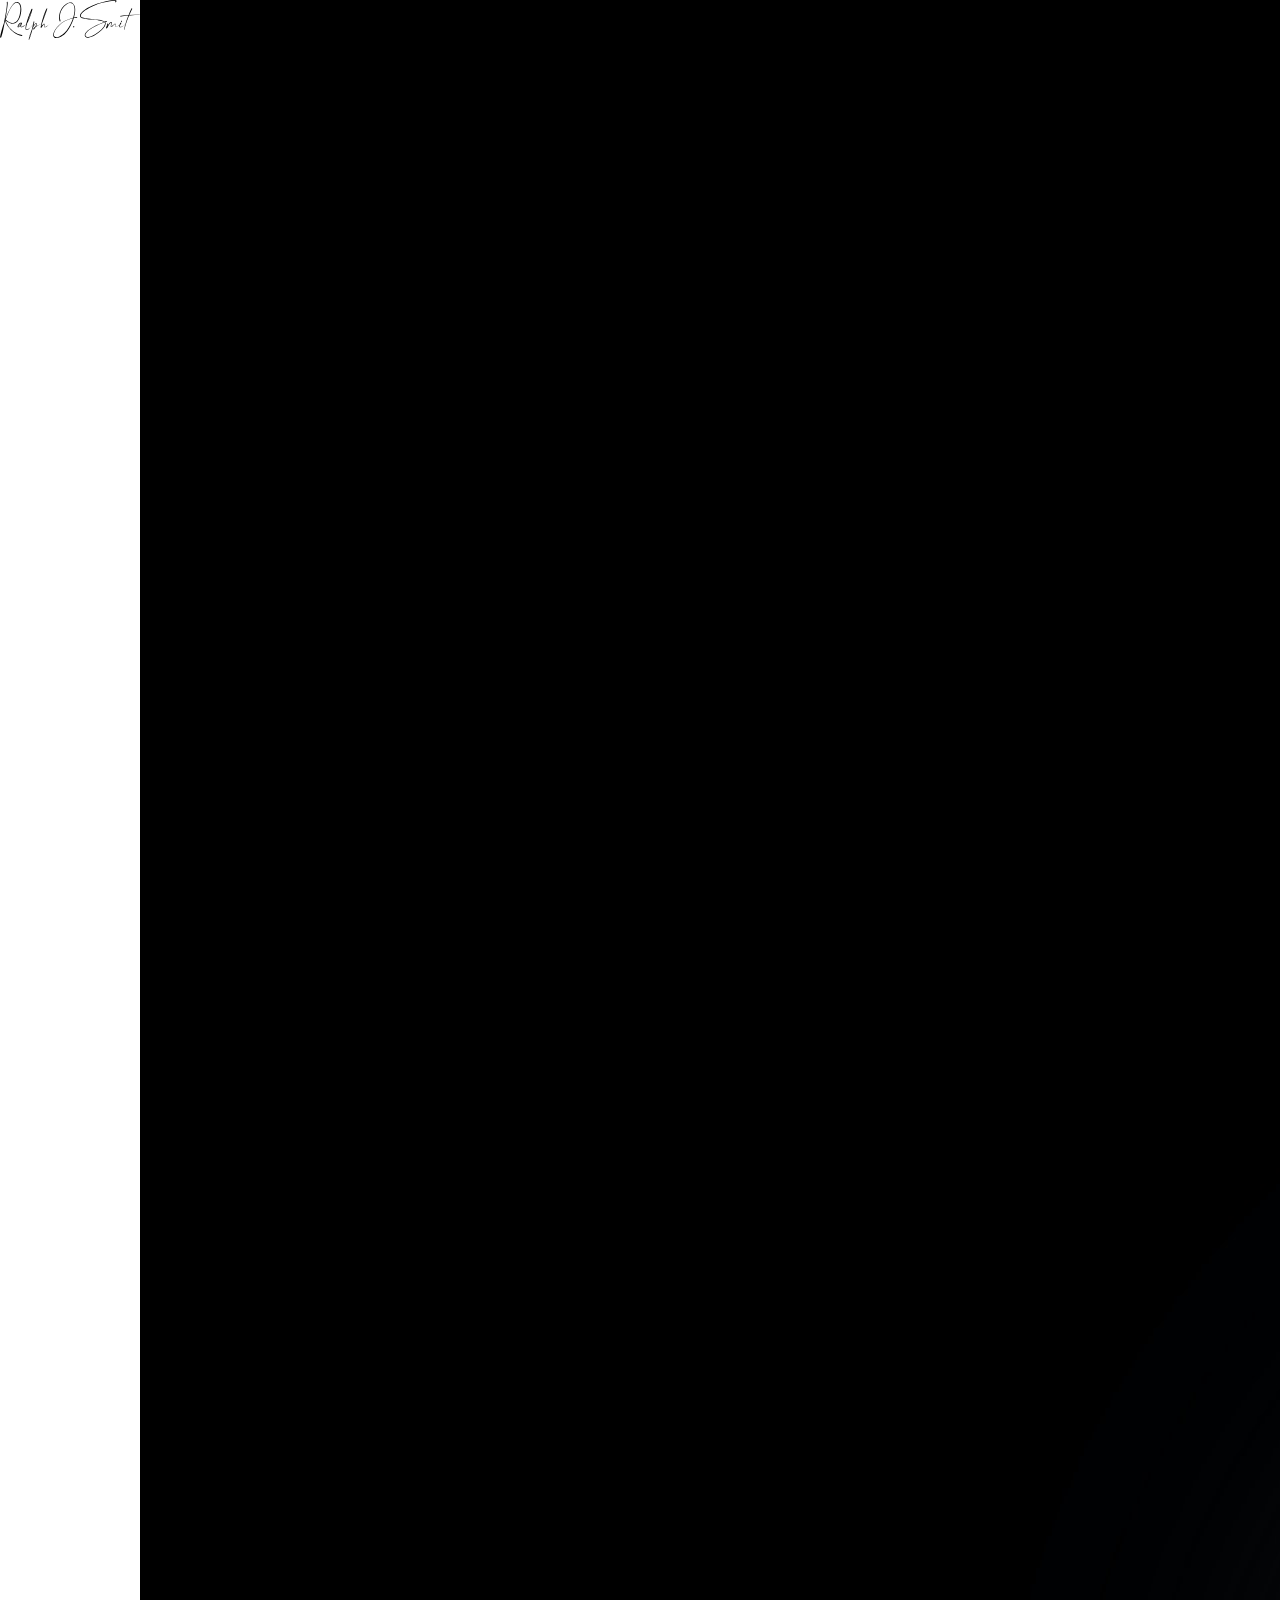
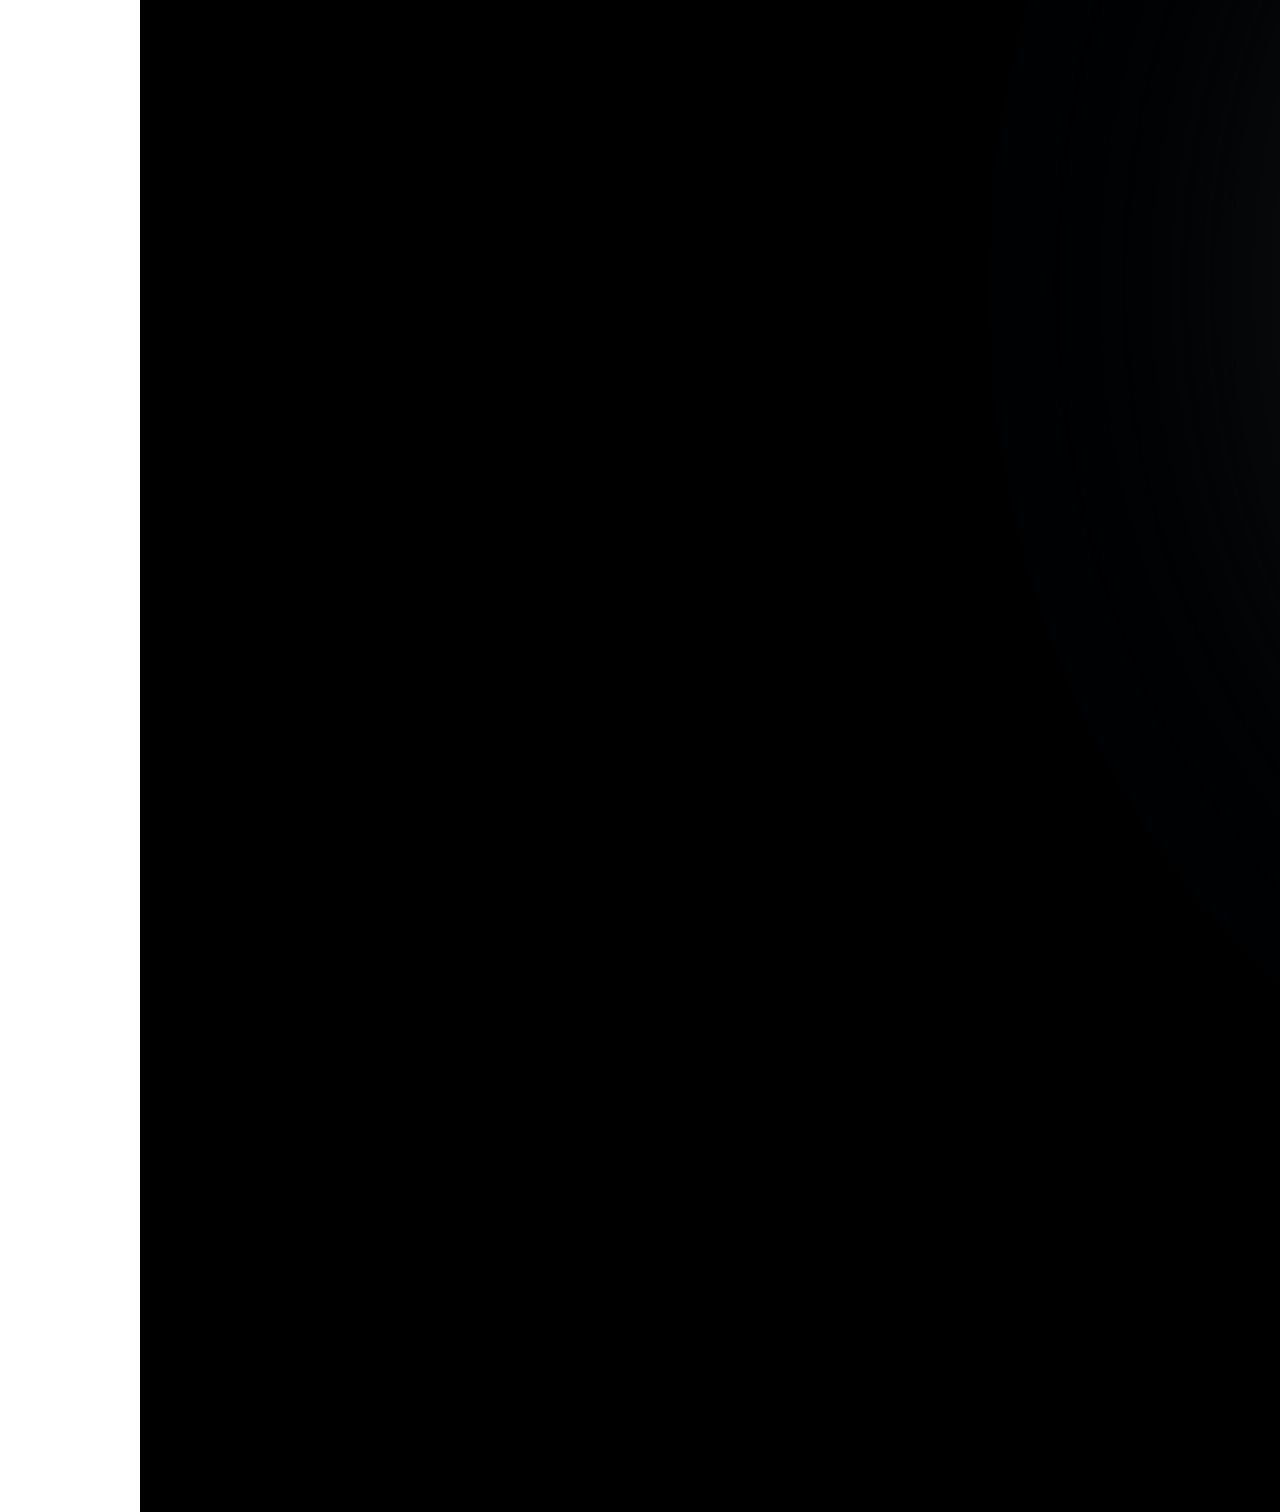
<file: content/login.html>
<!DOCTYPE html>
<html lang="en">
<head>
  <meta charset="UTF-8">
  <meta http-equiv="X-UA-Compatible" content="IE=edge">
  <meta name="viewport" content="width=device-width, initial-scale=1.0">
  <link rel="icon" href="../images/icon.png">
  <link rel="stylesheet" href="https://cdn.jsdelivr.net/npm/bootstrap-icons@1.10.3/font/bootstrap-icons.css">
  <link rel="stylesheet" href="../bootstrap/css/bootstrap.min.css">
  <link rel="stylesheet" href="../bootstrap/css/bootstrap.css">
  <link rel="stylesheet" href="../css/style.css">
  <title>login</title>
</head>
<body>
  <div>
    <main class="d-flex login-form">
      <div class="item-1">
        <a href="../index.html">
          <img src="../images/Signature.svg" alt="Ralph J. Smit-logo">
        </a>
      </div>
      <div class="item-2">
        <img src="../images/decorative-image-A.jpg" alt="">
      </div>
    </main>
  </div>
</body>
</html>
</file>
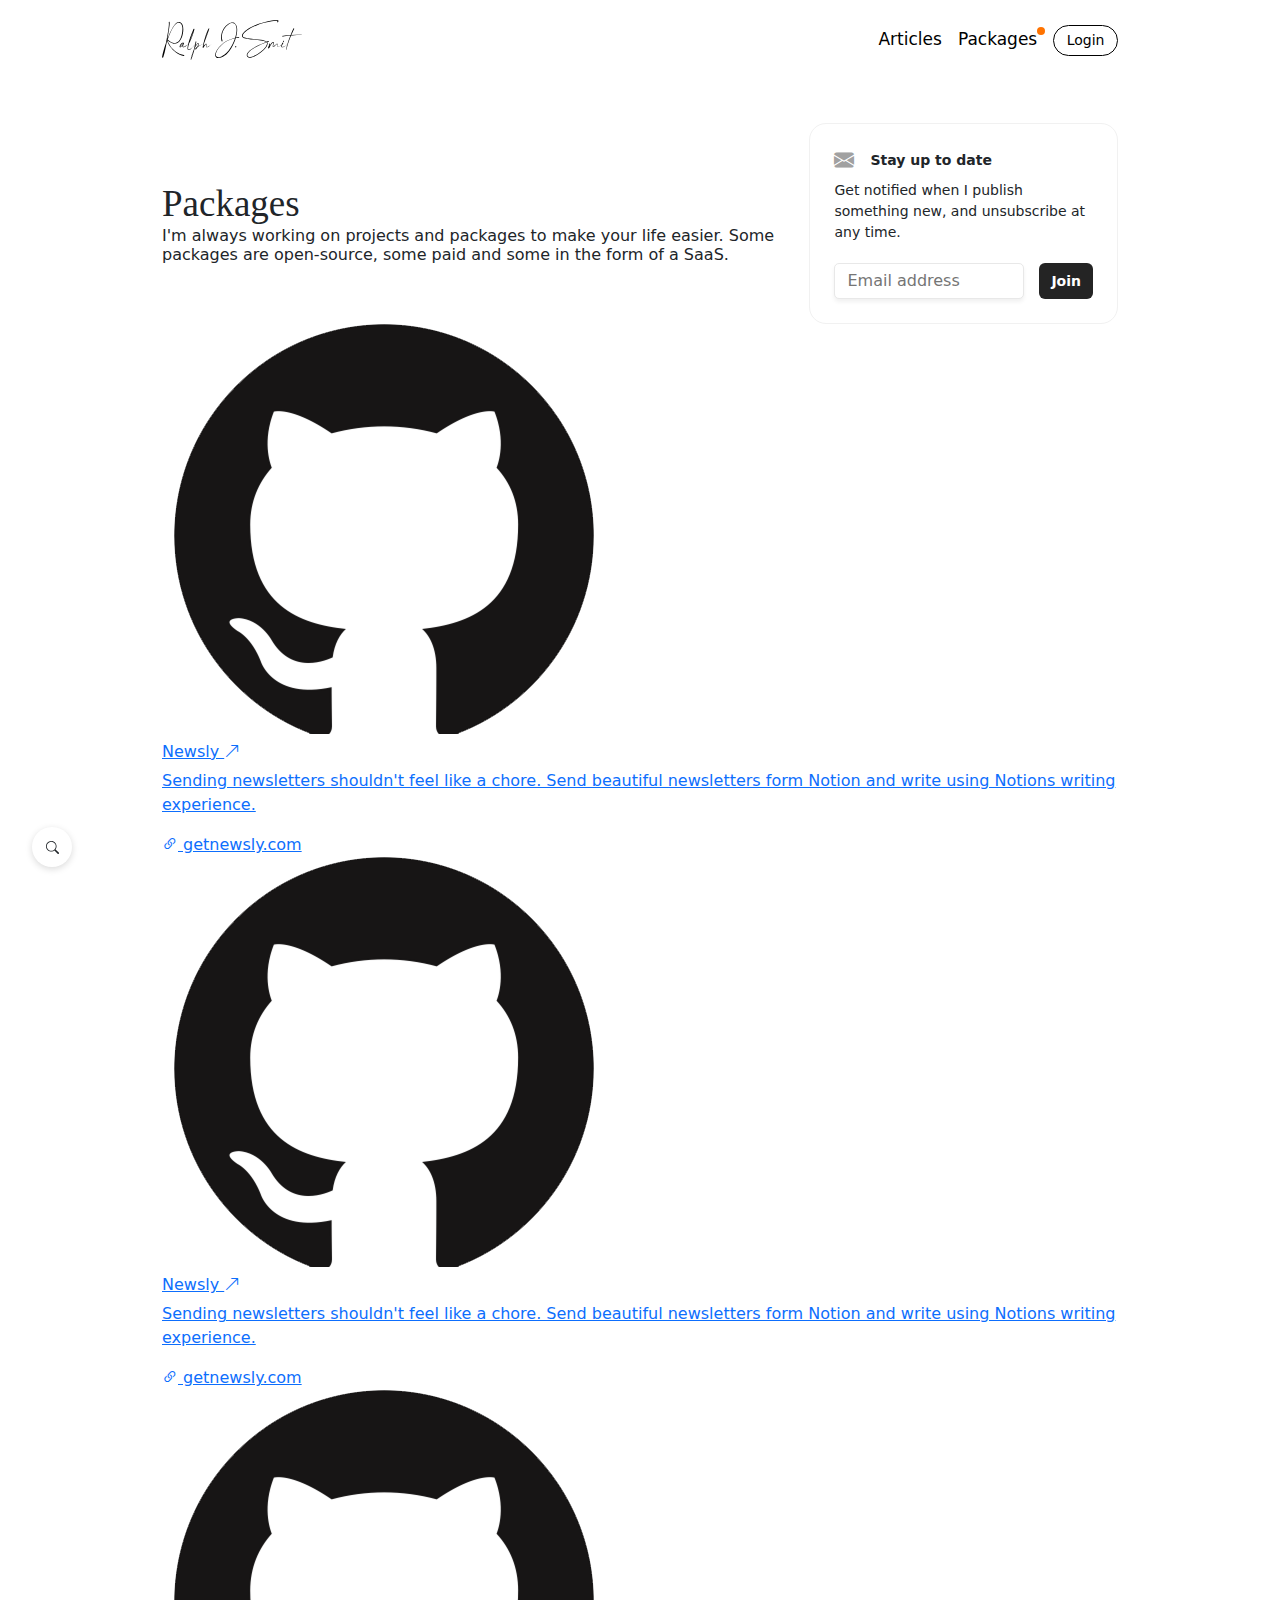
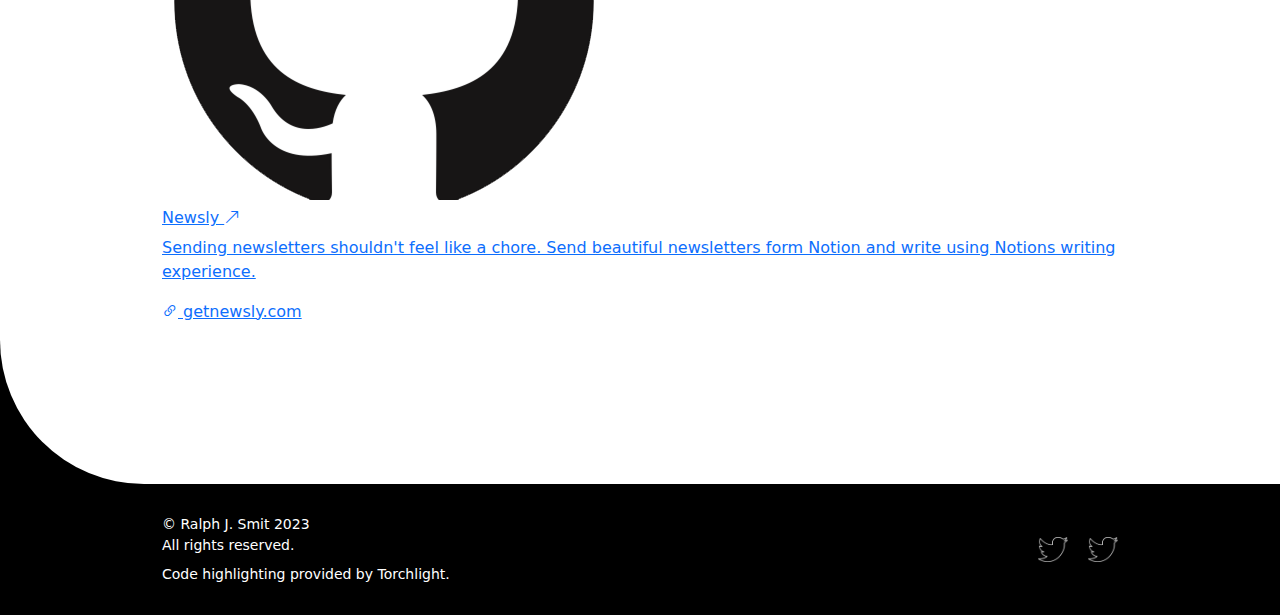
<file: content/packages.html>
<!DOCTYPE html>
<html lang="en">
<head>
  <meta charset="UTF-8">
  <meta http-equiv="X-UA-Compatible" content="IE=edge">
  <meta name="viewport" content="width=device-width, initial-scale=1.0">
  <link rel="icon" href="../images/icon.png">
  <link rel="stylesheet" href="https://cdn.jsdelivr.net/npm/bootstrap-icons@1.10.3/font/bootstrap-icons.css">
  <link rel="stylesheet" href="../bootstrap/css/bootstrap.min.css">
  <link rel="stylesheet" href="../bootstrap/css/bootstrap.css">
  <link rel="stylesheet" href="../css/style.css">
  <title>Articles | RJS</title>
</head>
<body>
  <div>
    <header class="container">
      <!-- NAV -->
      <nav class="nav align-items-center">
        <div class="singature-svg active">
          <a href="../index.html">
            <img src="../images/Signature.svg" alt="Ralph J. Smit-logo">
          </a>
          <div class="list-hidden">
            <div class="list-hidden-1"><i class="bi bi-list"></i></div>
            <div class="list-hidden-2"><i class="bi bi-x-lg"></i></div>
          </div>
        </div>
        <div class="art-pack-log active">
          <div class="art-pack-log-1 column-gap-3">
            <ul class="art-pack m-0 p-0">
              <li><a href="article.html">Articles</a></li>
              <li class="ball"><a href="packages.html">Packages</a></li>
            </ul>
            <a class="login text-decoration-none" href="">
              Login
              <i class="bi bi-arrow-right"></i>
            </a>
          </div>
        </div>
      </nav>

      <!-- SEARCH -->
      <div class="search active fixed-bottom">
        <i class="bi bi-search"></i>
      </div>
      <div class="search-bar active"></div>
      <div class="search-background active">
        <div class="search-bar-relative ">
          <i class="bi bi-search ms-3"></i>
          <input type="text" placeholder="Search posts...">
        </div>
      </div>
    </header>

    <!-- NAVBAR SCROLL -->
    <header class=" d-flex justify-content-center">
      <nav class="nav-scroll align-items-center justify-content-center rounded-3 position-fixed">
        <div class="col-span-2 ">
          <ul class="art-pack m-0 p-0 justify-content-end">
            <li><a href="article.html">Articles</a></li>
            <li><a href="../index.html">Series</a></li>
          </ul>
        </div>
        <div class="col-span-1">
          <a href="../index.html">
            <img src="../images/Signature.svg" alt="Ralph J. Smit-logo">
          </a>
        </div>
        <div class="col-span-2">
          <ul class="art-pack d-flex m-0 p-0 justify-content-start">
            <li class="ball"><a href="packages.html">Packages</a></li>
            <a class="login text-decoration-none p-0" href="login.html">
              Login
              <i class="bi bi-arrow-right"></i>
            </a>
          </ul>
        </div>
      </nav>
    </header>

    <!-- FORM HIDDEN -->
    <main class="container">
      <div class="hidden packages align-items-center">
        <div class="h1">
          <h1>Packages</h1>
          <h6>I'm always working on projects and packages to make your life easier. Some packages are open-source, some paid and some in the form of a SaaS.</h3>
        </div>
        <div class="form">
          <form class="p-4 form-hidden">
            <h2 class="d-flex align-items-center">
              <i class="bi bi-envelope-fill"></i>
              <span class="ms-3">Stay up to date</span>
            </h2>
            <p class="mb-3 pb-1">Get notified when I publish something new, and unsubscribe at any time.</p>
            <div class="email">
              <input type="text" placeholder="Email address" required="">
              <button type="submit" >Join</button>
            </div>
          </form>
        </div>
      </div>

      <!-- MAIN -->
      <main>
        <!-- GROUP PACKAGES -->
        <ul class="group-packages list-unstyled">
          <li>
            <a href="">
              <div class="github">
                <img src="../images/GitHub-Mark.png" alt="">
              </div>
              <h6>Newsly <i class="bi bi-arrow-up-right"></i></h6>
              <p>Sending newsletters shouldn't feel like a chore. Send beautiful newsletters form Notion and write using Notions writing experience.</p>
              <div class="link-45deg">
                <i class="bi bi-link-45deg"></i>
                getnewsly.com
              </div>
            </a>
          </li>
          <li>
            <a href="">
              <div class="github">
                <img src="../images/GitHub-Mark.png" alt="">
              </div>
              <h6>Newsly <i class="bi bi-arrow-up-right"></i></h6>
              <p>Sending newsletters shouldn't feel like a chore. Send beautiful newsletters form Notion and write using Notions writing experience.</p>
              <div class="link-45deg">
                <i class="bi bi-link-45deg"></i>
                getnewsly.com
              </div>
            </a>
          </li>
          <li>
            <a href="">
              <div class="github">
                <img src="../images/GitHub-Mark.png" alt="">
              </div>
              <h6>Newsly <i class="bi bi-arrow-up-right"></i></h6>
              <p>Sending newsletters shouldn't feel like a chore. Send beautiful newsletters form Notion and write using Notions writing experience.</p>
              <div class="link-45deg">
                <i class="bi bi-link-45deg"></i>
                getnewsly.com
              </div>
            </a>
          </li>
        </ul>
      </main>

    </main>

    <!-- FOOTER -->
    <footer>
      <div class="w-force">
        <div></div>
      </div>
      <div class="container">
        <div class="copy-right ">
          <div class="©">
            <span class="d-flex mb-2"> © Ralph J. Smit 2023 <br> All rights reserved.</span>
            <span>Code highlighting provided by <a href="">Torchlight.</a></span>
          </div>
          <div class="twitter-git">
            <a href=""><img src="../images/twitter.png" alt=""></a>
            <a href=""><img src="../images/twitter.png" alt=""></a>
          </div>
        </div>
      </div>
    </footer>
  </div>

  <script src="../bootstrap/js/bootstrap.bundle.min.js"></script>
  <script src="../bootstrap/js/bootstrap.bundle.js"></script>
  <script src="../js/script.js"></script>
</body>
</html>
</file>
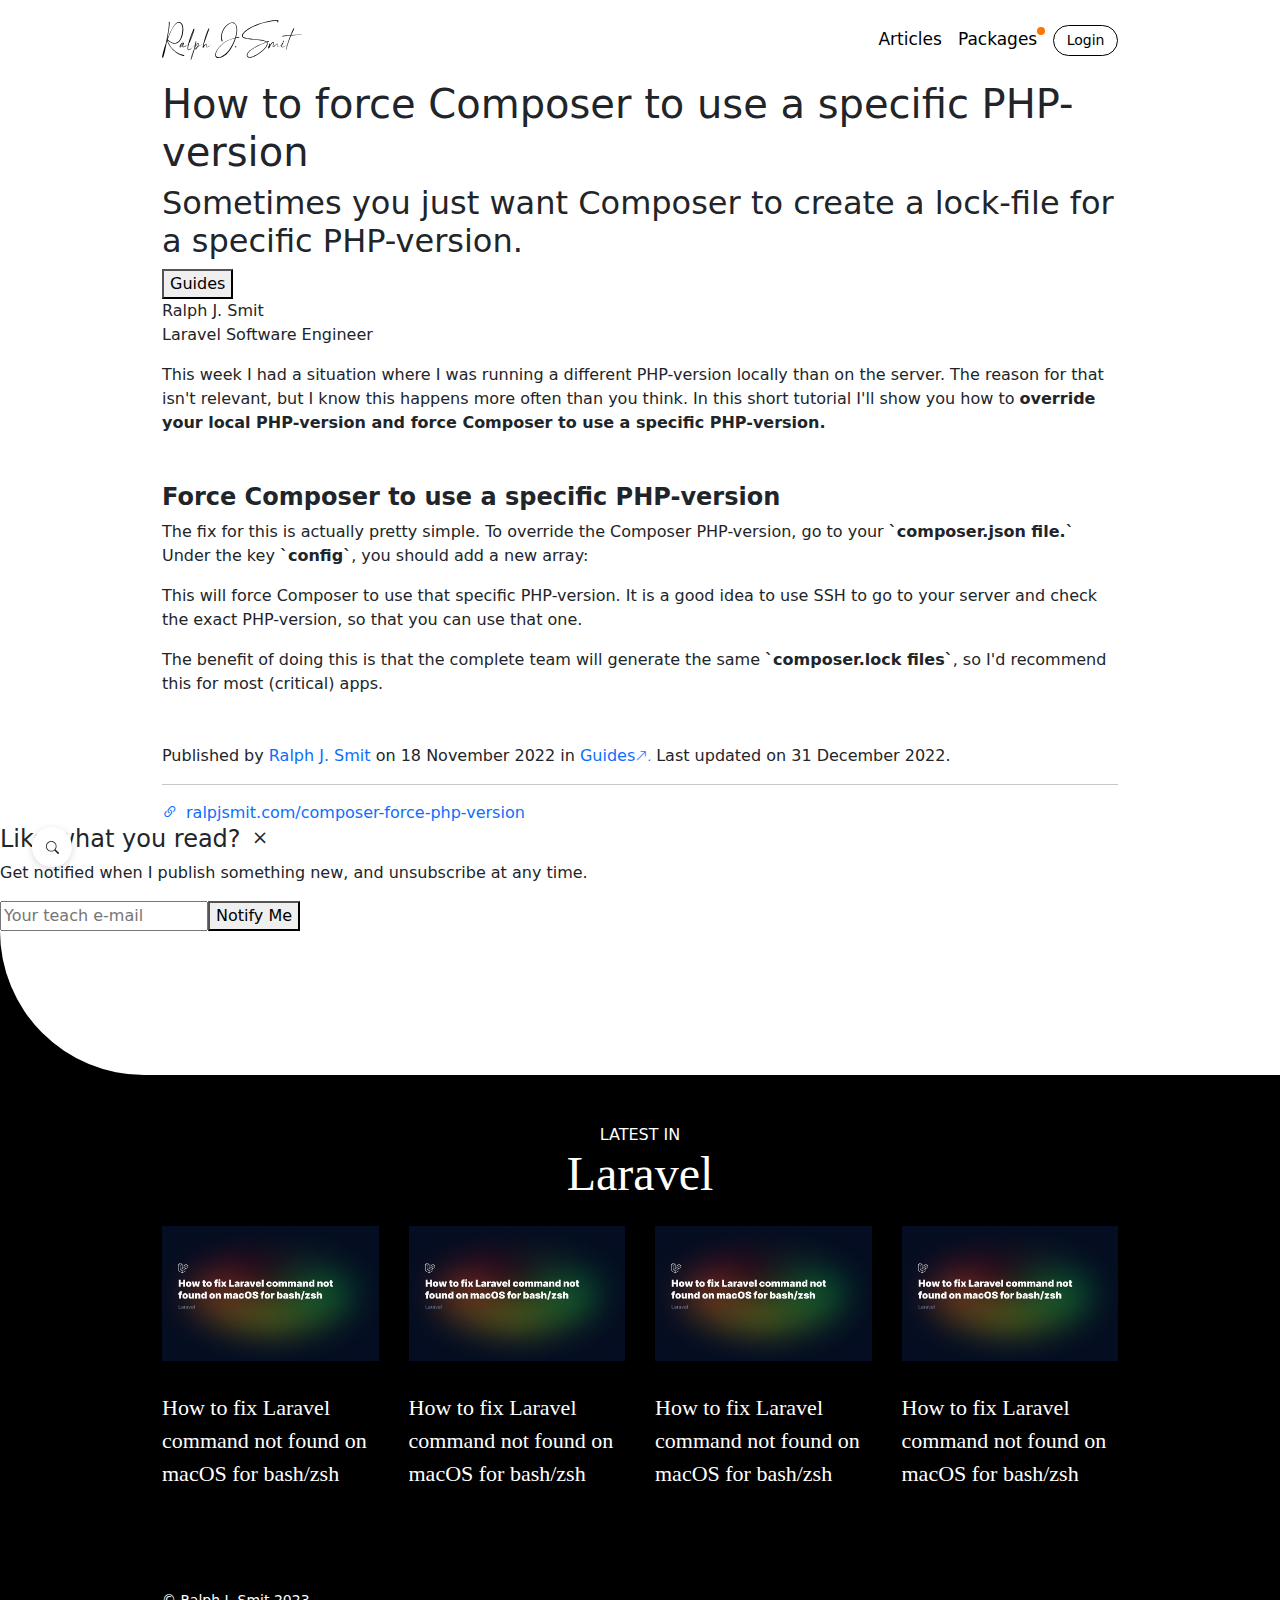
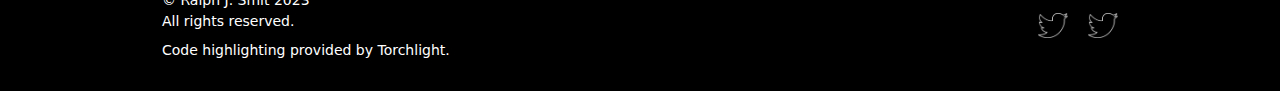
<file: content/pagedetails.html>
<!DOCTYPE html>
<html lang="en">
<head>
  <meta charset="UTF-8">
  <meta http-equiv="X-UA-Compatible" content="IE=edge">
  <meta name="viewport" content="width=device-width, initial-scale=1.0">
  <link rel="icon" href="../images/icon.png">
  <link rel="stylesheet" href="https://cdn.jsdelivr.net/npm/bootstrap-icons@1.10.3/font/bootstrap-icons.css">
  <link rel="stylesheet" href="../bootstrap/css/bootstrap.min.css">
  <link rel="stylesheet" href="../bootstrap/css/bootstrap.css">
  <link rel="stylesheet" href="../css/style.css">
  <title>Ralph J. Smit - The missing guides about Larave, PHP & TALL</title>
</head>
<body>
  <div>
    <header class="container">
      <!-- NAV -->
      <nav class="nav align-items-center">
        <div class="singature-svg active">
          <a href="../index.html">
            <img src="../images/Signature.svg" alt="Ralph J. Smit-logo">
          </a>
          <div class="list-hidden">
            <div class="list-hidden-1"><i class="bi bi-list"></i></div>
            <div class="list-hidden-2"><i class="bi bi-x-lg"></i></div>
          </div>
        </div>
        <div class="art-pack-log active">
          <div class="art-pack-log-1 column-gap-3">
            <ul class="art-pack m-0 p-0">
              <li><a href="article.html">Articles</a></li>
              <li class="ball"><a href="packages.html">Packages</a></li>
            </ul>
            <a class="login text-decoration-none" href="">
              Login
              <i class="bi bi-arrow-right"></i>
            </a>
          </div>
        </div>
      </nav>

      <!-- SEARCH -->
      <div class="search active fixed-bottom">
        <i class="bi bi-search"></i>
      </div>

      <div class="search-bar active"></div>
      <div class="search-background active">
        <div class="search-bar-relative ">
          <i class="bi bi-search ms-3"></i>
          <input type="text" placeholder="Search posts...">
        </div>
      </div>
    </header>

    <!-- NAVBAR SCROLL -->
    <header class=" d-flex justify-content-center">
      <nav class="nav-scroll align-items-center justify-content-center rounded-3 position-fixed">
        <div class="col-span-2 ">
          <ul class="art-pack m-0 p-0 justify-content-end">
            <li><a href="article.html">Articles</a></li>
            <li><a href="../index.html">Series</a></li>
          </ul>
        </div>
        <div class="col-span-1">
          <a href="../index.html">
            <img src="../images/Signature.svg" alt="Ralph J. Smit-logo">
          </a>
        </div>
        <div class="col-span-2">
          <ul class="art-pack d-flex m-0 p-0 justify-content-start">
            <li class="ball"><a href="packages.html">Packages</a></li>
            <a class="login text-decoration-none p-0" href="login.html">
              Login
              <i class="bi bi-arrow-right"></i>
            </a>
          </ul>
        </div>
      </nav>
    </header>


    <!-- MAIN -->
    <main class="container">
      <div class="page-details">
        <h1>How to force Composer to use a specific PHP-version</h1>
        <h2>Sometimes you just want Composer to create a lock-file for a specific PHP-version.</h2>
        <div>
          <button type="button" class="button">Guides</button>
        </div>
        <section>
          <div class="div1">
            <div>
              <p>Ralph J. Smit <br>
                <span>Laravel Software Engineer</span>
              </p>
            </div>
          </div>
          <div class="div2">
            <p>This week I had a situation where I was running a different PHP-version locally than on the server. The reason for that isn't relevant, but I know this happens more often than you think. In this short tutorial I'll show you how to <b>override your local PHP-version and force Composer to use a specific PHP-version.</b></p>
            <h4 class="fw-bold mt-5">Force Composer to use a specific PHP-version</h4>
            <p>The fix for this is actually pretty simple. To override the Composer PHP-version, go to your <b>`composer.json file.`</b> Under the key <b>`config`</b>, you should add a new array:</p>
            <p>This will force Composer to use that specific PHP-version. It is a good idea to use SSH to go to your server and check the exact PHP-version, so that you can use that one.</p>
            <p>The benefit of doing this is that the complete team will generate the same <b>`composer.lock files`</b>, so I'd recommend this for most (critical) apps.</p>
            <p class="mt-5">Published by <a href="" class="text-decoration-none">Ralph J. Smit</a> on 18 November 2022 in <a href="" class="text-decoration-none"> Guides<i class="bi bi-arrow-up-right " style="font-size: 12px">.</i> </a> Last updated on 31 December 2022. </p>
            <hr>
            <a href="" class="text-decoration-none"><i class="bi bi-link-45deg me-2"></i>ralpjsmit.com/composer-force-php-version</a>
          </div>
        </section>
      </div>
    </main>
    

    <!-- NOTIFY -->
    <div>
      <form class="notify" state="true">
        <h4>
          Like what you read?
          <i class="bi bi-x"></i>
        </h4>
        <p>Get notified when I publish something new, and unsubscribe at any time.</p>
        <div class="d-flex input-button">
          <input type="text" placeholder="Your teach e-mail" required="">
          <button type="submit">Notify Me</button>
        </div>
      </form>
    </div>

    <!-- FOOTER -->
    <footer>
      <div class="w-force">
        <div></div>
      </div>
      <div class="container">
        <div class="footer-head">
          <h4>Latest In</h4>
          <h1>Laravel</h1>
        </div>
        <div class="footer-article mt-4">
          <a href="">
            <div>
              <img src="../images/footer1.jpg" alt="">
            </div>
            <h2>How to fix Laravel command not found on macOS for bash/zsh</h2>
          </a>
          <a href="">
            <div>
              <img src="../images/footer1.jpg" alt="">
            </div>
            <h2>How to fix Laravel command not found on macOS for bash/zsh</h2>
          </a>
          <a href="">
            <div>
              <img src="../images/footer1.jpg" alt="">
            </div>
            <h2>How to fix Laravel command not found on macOS for bash/zsh</h2>
          </a>
          <a href="">
            <div>
              <img src="../images/footer1.jpg" alt="">
            </div>
            <h2>How to fix Laravel command not found on macOS for bash/zsh</h2>
          </a>
        </div>
        <div class="copy-right">
          <div class="©">
            <span class="d-flex mb-2"> © Ralph J. Smit 2023 <br> All rights reserved.</span>
            <span>Code highlighting provided by <a href="">Torchlight.</a></span>
          </div>
          <div class="twitter-git">
            <a href=""><img src="../images/twitter.png" alt=""></a>
            <a href=""><img src="../images/twitter.png" alt=""></a>
          </div>
        </div>
      </div>
    </footer>
  </div>

  <script src="../bootstrap/js/bootstrap.bundle.min.js"></script>
  <script src="../bootstrap/js/bootstrap.bundle.js"></script>
  <script src="../js/script.js"></script>
</body>
</html>
</file>
<file: css/style.css>
body{
  font-family: system-ui;
  position: relative;
  background-color: white;
}
.container{
  max-width: 1024px;
  padding: 0 34px;
}

/*=== SEARCH ===*/
.search{
  width: 72px;
  height: 73px;
  padding-left: 32px;
  padding-bottom: 33px;
  position: fixed;
  left: -100%;
  z-index: 10;
}
.search.active{
  left: 0;
}
.search i{
  justify-content: center;
  align-items: center;
  display: flex;
  font-size: 13px;
  width: 40px;
  height: 40px;
  border-radius: 50%;
  background-color: white;
  box-shadow: 0px 2px 7px 0px rgba(0, 0, 0, 0.15);
}
.search i:hover{
  transition: .4s;
  background-color: black;
  color: white;
}
/*===========================================  END SEARCH  =============================================*/

/*=== SEARCH BAR ===*/
.search-bar{
  position: fixed;
  top: 0;
  left: 0;
  width: 100%;
  height: 100%;
  background-color: rgba(88, 88, 88, 0.214);
  z-index: 11;
}
.search-bar.active{
  top: -100%;
}
.search-background{
  position: fixed;
  height: 50px;
  width: 100%;
  top: 160px;
  left: 0;
  display: flex;
  justify-content: center;
  z-index: 11;
}
.search-background.active{
  width: 0;
  left: 50%;
}
.search-bar-relative{
  position: fixed;
  display: flex;
  align-items: center;
  width: 0;
  height: 48px;
  border-radius: 13px;
  background-color: white;
  z-index: 11;
  transition: 0.3s;
}
.search-bar-relative.active{
  width: 60%;
}
.search-bar-relative input{
  border: none;
  display: none;
  margin: 0 10px;
  width: 100%;
  outline: none;
  font-size: 17px;
}
.search-bar-relative i{
  display: none;
  color: #a1a1a1;
}
/*==========================================  END SEARCH BAR  =========================================================*/

/*=== NAVBAR ===*/
.nav{
  height: 80px;
  justify-content: space-between;
  position: relative;
}
.singature-svg{
  position: relative;
  z-index: 1;
}
.art-pack-log{
  display: flex;
  list-style: none;
  column-gap: 1rem;
}
.art-pack-log-1{
  display: flex;
}
.art-pack{
  display: flex;
  list-style: none;
  column-gap: 1rem;
  justify-content: center;
  align-items: center;
}
.art-pack li a{
  text-decoration: none;
  color: black;
  font-size: 17px;
}
.art-pack li a:hover{
  color: #6600f5;
}
.login{
  column-gap: 1rem;
  font-size: 14px;
  border: black solid 1px;
  color: black;
  padding: 4px 12.5px;
  border-radius: 25px;
}
.login .bi{
  display: none;
}
.login:hover{
  background-color: black;
  color: white;
}
.ball::after{
  background-color: #ff7300;
  position: absolute;
  border-radius: 1000px;
  content: "";
  width: 8px;
  height: 8px;
}
.nav-scroll{
  display: none;
}
/*============================================  END NAVBAR  ======================================================*/

/*=== MAIN ===*/
.hidden{
  display: flex;
  padding-top: 43px;
  justify-content: space-between;
}
.hidden h1{
  font-family: 'Bell MT';
  margin: 0;
  padding-top: 15px;
  font-size: 37px;
  word-spacing: -4px;
  margin-right: 20px;
}
.form-hidden{
  border: 1px solid #f1f1f1;
  border-radius: 17px;
}
.form-hidden h2{
  font-weight: bold;
  font-size: 14px;
}
.form-hidden h2 i{
  font-size: 20px;
  color: #a1a1a1;
}
.form-hidden p{
  font-size: 14px;
}
.email{
  display: flex;
}
.email input{
  border-radius: 5px;
  border: 1px solid #e8e8e8;
  padding: 5px 12px;
  box-shadow: 0 3px 4px 0px #f1f1f1;
  width: 100%;
}
.email button{
  padding: 5px 12px;
  border-radius: 6px;
  background-color: #242424;
  color: white;
  margin-left: 15px;
  font-weight: bold ;
  font-size: 14px;
  border: none;
}

/*=== MAIN ===*/
.article{
  text-decoration: none;
  color: black;
}
.article .time{
   color: #a1a1a1;
   font-size: 14px;
   border-left: 2px solid #e2e2e2;
}
.article h2{
  font-family: 'Bell MT';
  font-size: 27px;
  word-spacing: -3px;
  margin-top: 10px;
  margin-bottom: 10px;
}
.article .article-1{
  margin-top: 10px;
}
.article .article-2 img{
  margin-top: 10px;
  width: 100%;
}
.article .read-article{
  color: #6600f5;
  font-size: 14px;
}
.article .read-article i{
  font-size: 12px;
}
.article-2{
  transition: transform 100ms;
}
.article:hover h2{
  text-decoration: underline;
  text-underline-offset: 6px;
}
.article:hover .article-2{
  transform: scale(1.05);
}

/*=== LIST ARTICLE ===*/
.list-article{
  opacity: 100%;
  display: grid;
  row-gap: 30px;
}
.list-article .article{
  position: relative;
  display: flex;
  width: 100%;
  height: 100%px;
  align-items: center;
  column-gap: 45px;
}
.list-article .article:hover h2{
  text-decoration: none;
}
.list-article .article h2::before{
  content: '';
  display: block;
  height: 80px;
  margin-top: -80px;
  visibility: hidden;
  pointer-events: none;
}
.list-article .article:hover .article-2{
  transform: none;
}
.list-article .article-2{
  width: 30%;
  height: 192px;
}
.list-article .article-2 img{
  margin: 0;
  width: 100%;
  height: 100%;
  object-fit: cover;
}
.list-article .article-1{
  margin: 0;
  width: 70%;
}
.list-article .article-1 h2{
  font-weight: 800;
  font-size: 19px;
  font-family: sans-serif;
}
.list-article .article:hover{
  opacity: 75%;
}
/*=======================================  END LIST ARTICLE  ===========================================*/

/*=== PREVIOUS NEXT ===*/
.prev-next{
  width: 100%;
  height: 100%;
}
.prev, .next{
  font-size: 18px;
  font-weight: 600;
  color: #a1a1a1;
  display: inline-flex;
}
.prev-next .chevron{
  width: 25px;
  height: 100%;
}
.prev:hover, .next:hover{
  color: #6600f5;
}
.page-number{
  display: flex;
  color: black;
  background-color: #e2e2e2;
  width: 32px;
  height: 32px;
  border-radius: 50%;
  font-size: 15px;
}

.page-number:hover{
  background-color: black;
  color: white;
}
.page-number:active{
  border: 4px solid #6600f5;
}
.page-number.active{
  background-color: #6600f5;
  color: white;
}
.prev, .next, .page-number{
  text-decoration: none;
}
/*=======================================  END PREVIOUS NEXT  ===========================================================*/

/*=======================================  END MAIN  ===========================================================*/

/*=== FOOTER ===*/
footer{
  background-color: black;
}
.footer-head{
  width: 100%;
  height: 100%;
  display: block;
  text-align: center;
}
.footer-head h4{
  color: white;
  font-size: 16px;
  text-transform: uppercase;
  margin: 0;
  padding-top: 50px;
}
.footer-head h1{
  font-family: 'Times New Roman', Times, serif;
  color: white;
  font-size: 48px;
  margin: 0;
}
.footer-article img {
  width: 100%;
  height: 100%;
}
.footer-article{
  display: grid;
  grid-template-columns: repeat(2,minmax(0,1fr));
  column-gap: 30px;
  padding-bottom: 40px;
}
.footer-article a{
  font-family: 'Elephant';
  color: white;
  text-decoration: none;
  overflow: hidden;
}
.footer-article h2{
  font-size: 22px;
  margin: 30px 0;
  line-height: 33px;
}
.copy-right{
  display: flex;
  justify-content: space-between;
  font-size: 14px;
  padding: 30px 0;
}
.copy-right .©{
  color: white;
  width: 50%;
}
.copy-right .© a{
  color: white;
  text-decoration: none;
}
.copy-right .twitter-git{
  display: flex;
  align-items: center;
  justify-content: end;
  column-gap: 20px;
  width: 50%;
}
.copy-right .twitter-git img{
  width: 30px;
  height: 25px;
  opacity: 80%;
}
.copy-right .twitter-git img:hover{
  opacity: 100%;
}
.footer-article a img{
  transform: scale(1);
  transition: .1s ease-in-out;
}
.footer-article a img:hover{
  transform: scale(1.05);
}
.w-force{
  width: 100%;
  height: 144px;
  background-color: black;
}
.w-force div{
  width: 100%;
  height: 100%;
  border-bottom-left-radius: 20px;
  background-color: white;
}
/*=======================================  END FOOTER  ===========================================================*/

/*=== RESPONSIVE (max-width : 639px) ===*/
@media screen and (max-width : 639px) {
  .container{
    padding: 0 26px;
  }
  .hidden{
    padding-top: 65px;
  }
  .form-hidden{
    display: none;
  }
  .art-pack-log{
    padding: 30px 26px 35px 26px;
    position: fixed;
    display: flex;
    width: 100%;
    right: 0;
    height: 770px;
    justify-content: center;
    align-items: center;
    background-color: #f5f5f5;
  }
  .art-pack-log.active{
    right: -100%;
  }
  .art-pack-log li a{
    font-size: 36px;
  }
  .art-pack-log-1{
    display: block;
    text-align: center;
  }
  .art-pack{
    display: block;
    width: fit-content;
    background-color: #f5f5f5;
  }
  .login{
    font-size: 36px;
    border: none;
  }
  .login:hover{
    background-color: #f5f5f5;
    color: #6600f5;
  }
  .login .bi{
    display: contents;
    font-size: 30px;
  }
  .list-hidden-1{
    position: relative;
    display: block;
    height: 32px;
    padding-right: 26px;
    font-size: 24px;
    z-index: 1;
  }

  .list-hidden-2{
    position: relative;
    display: none;
    font-size: 20px;
    padding-right: 28px;
    padding-top: 5px;
    z-index: 1;
  }
  .list-hidden-2 i{
    padding-left: 2px;
  }
  .singature-svg{
    position: relative;
    width: 100%;
    height: 56px;
    display: flex;
    align-items: center;
    justify-content: space-between;
    background-color: #f5f5f5;
    padding-left: 26px;
  }
  .singature-svg.active{
    background-color: white;
  }
  .nav{
    display: block;
    position: relative;
    height: 56px;
    position: fixed;
    background-color: #adadad;
    width: 100%;
    right: 0;
    top: 0;
    z-index: 5;
  }
  .nav img{
    width: 112px;
  }
  .ball::after{
    margin-top: 10px;
  }
  .search-background{
    top: 100px;
  }
  .search-bar-relative.active{
    width: 90%;
  }
  .list-article .article-2{
    display: none;
  }
  .list-article .article-1{
    width: 100%;
  }
  .list-article{
    row-gap: 40px;
  }
}
/*==================================  END RESPONSIVE MAX-WIDTH 639px  =================================*/

/*=== RESPONSIVE (min-width : 639px)*/
@media  screen and (min-width : 639px) {
/*=== NAVBAR SCROLL ===*/
  .nav-scroll{
    display: flex;
    height: 56px;
    max-width: 999px;
    width: 97%;
    background-color: white;
    column-gap: 4rem;
    top: -200px;
    z-index: 3;
    opacity: 100;
    box-shadow: 0px 35px 50px 1px rgba(0, 0, 0, 0.15);  
  }
  .col-span-2{
    display: flex;
    width: 100%;
    height: 100%;
  }
  .col-span-2 ul{
    column-gap: 4rem;
    width: 100%;
  }
  .col-span-2 .login .bi{
    display: contents;
    font-size: 14px;
  }
  .col-span-2 .login{
    border: none;
    font-size: 17px;
  }
  .col-span-2 .login:hover{
    background-color: white;
    color: #6600f5;
  }
  .col-span-1{
    width: 30%;
  }
  .col-span-1 img{
    max-width: 100%;
  }
.list-hidden{
    display: none;
  }
  .article{
    display: flex;
    justify-content: space-between;
  }
  .article-1{
    width: 45%;
  }
  .article-2{
    width: 48%;
  }
  .search-background{
    top: 105px;
  }
  .search-bar-relative.active{
    width: 670px;
    max-width: 90%;
  }
}
/*==================================  END RESPONSIVE MIN-WIDTH 639px  =================================*/
@media screen and (min-width : 767px){
  .search-background{
    top: 160px;
  }
  .search-bar-relative.active{
    width: 80%;
    max-width: 750px;
  }
  .footer-article{
    grid-template-columns: repeat(4,minmax(0,1fr));
  }
  .w-force div{
    width: 100%;
    height: 100%;
    border-bottom-left-radius: 9999px;
    background-color: white;
  }
}
@media screen and (min-width : 1024px){
  .article{
    align-items: center;
  }
}
/*==================================  END RESPONSIVE MIN-WIDTH 1024px  =================================*/
</file>
